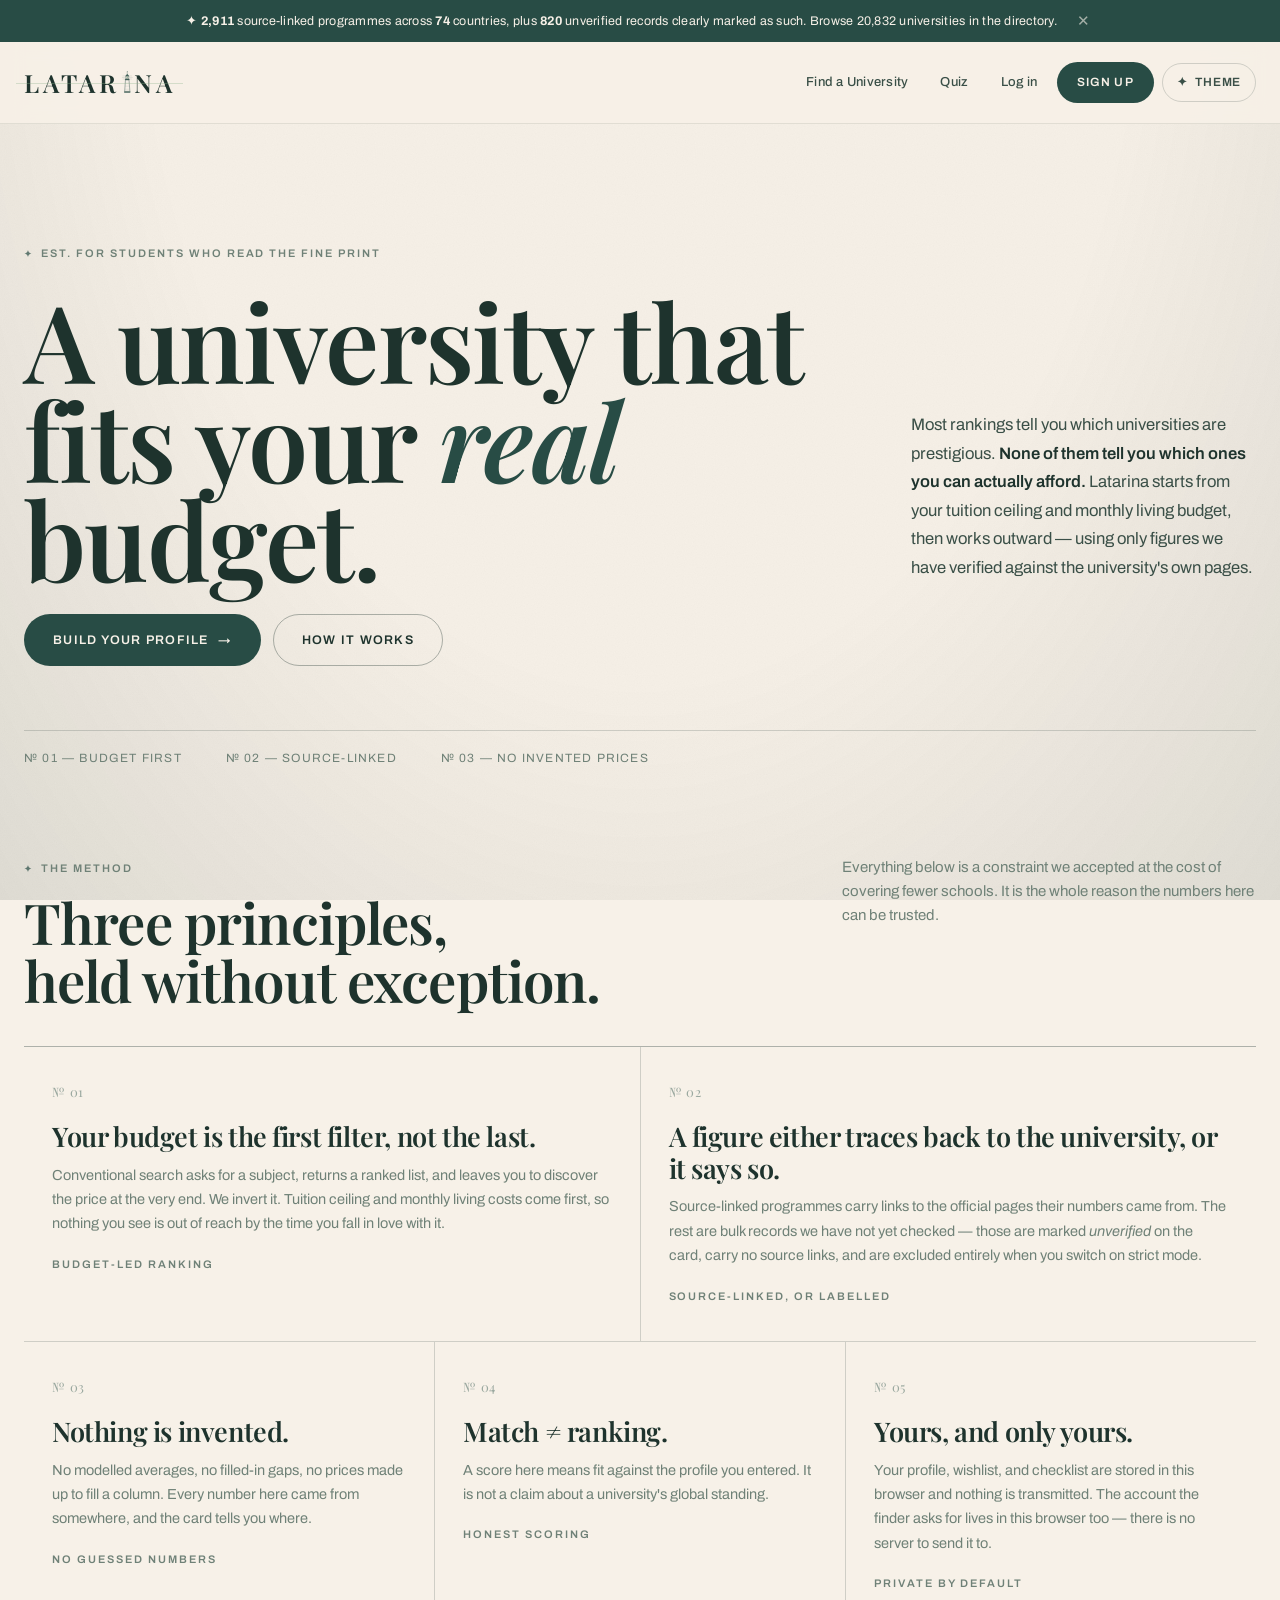
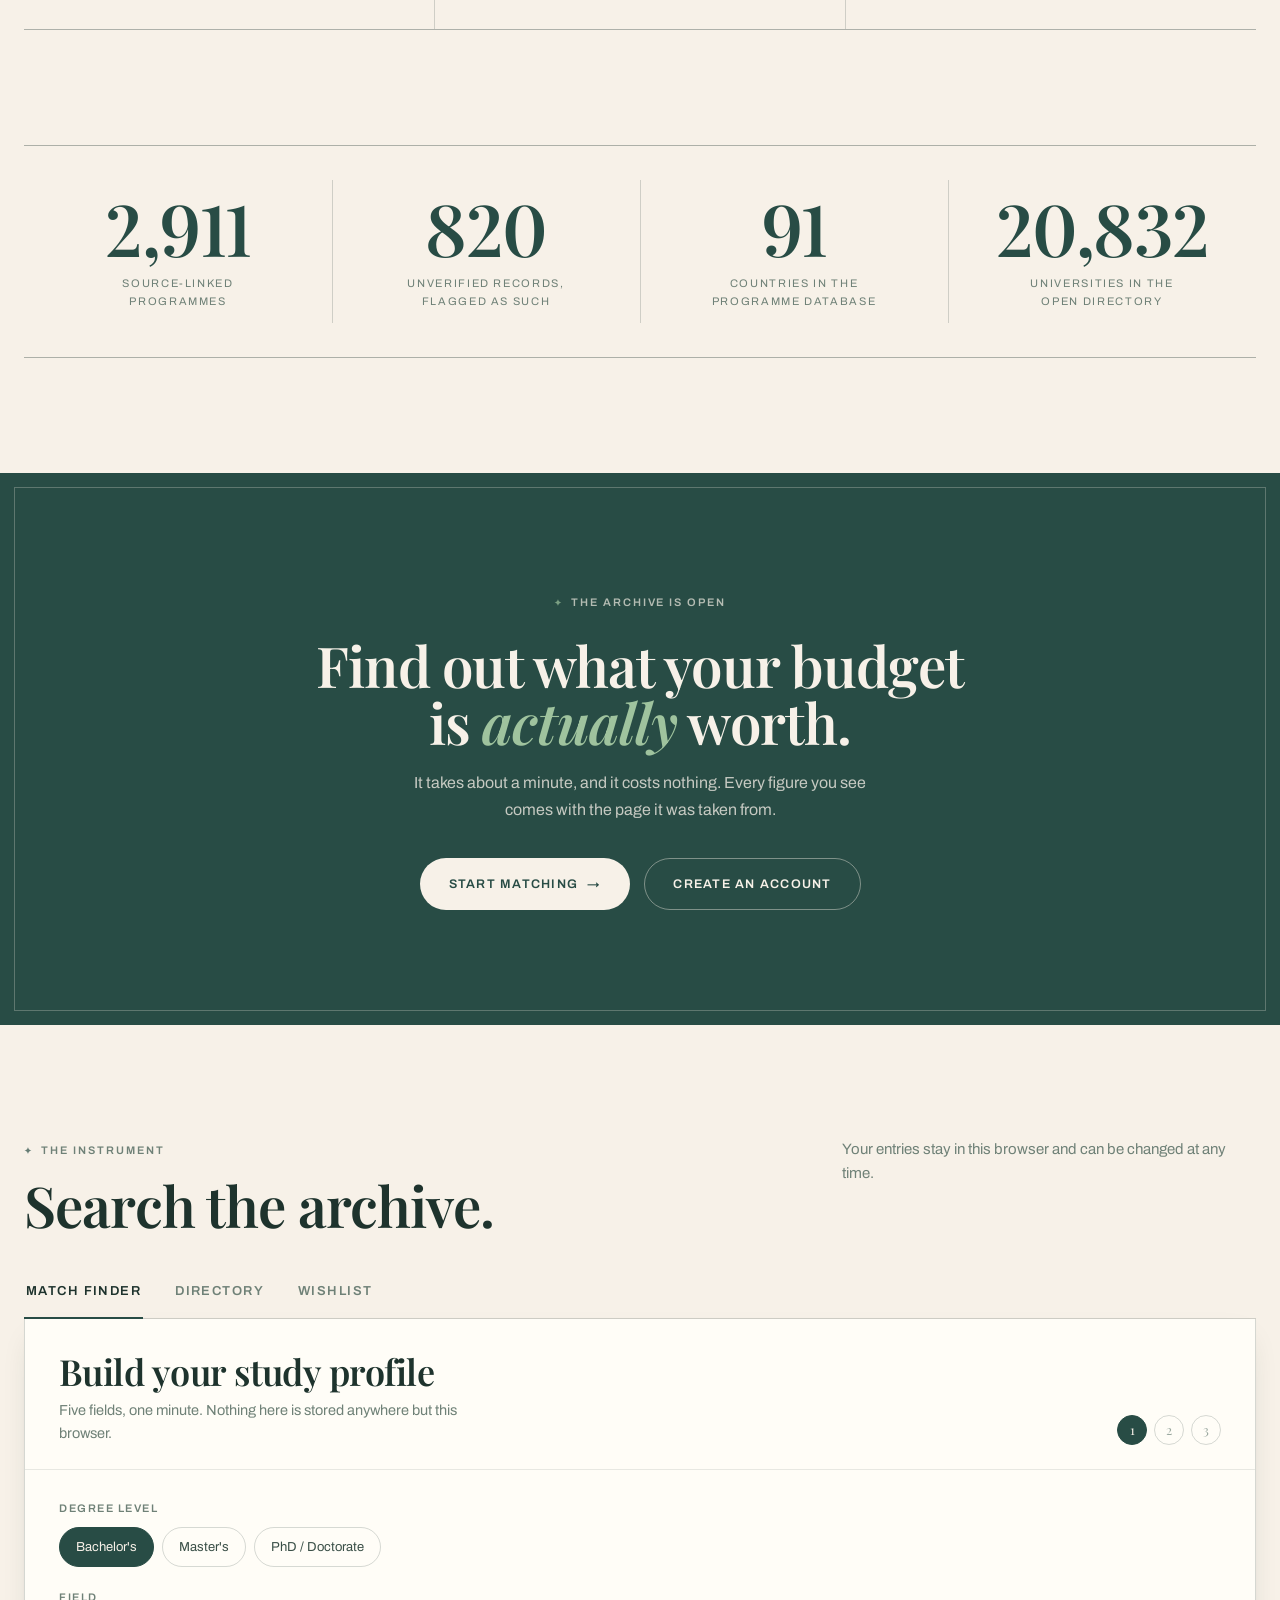
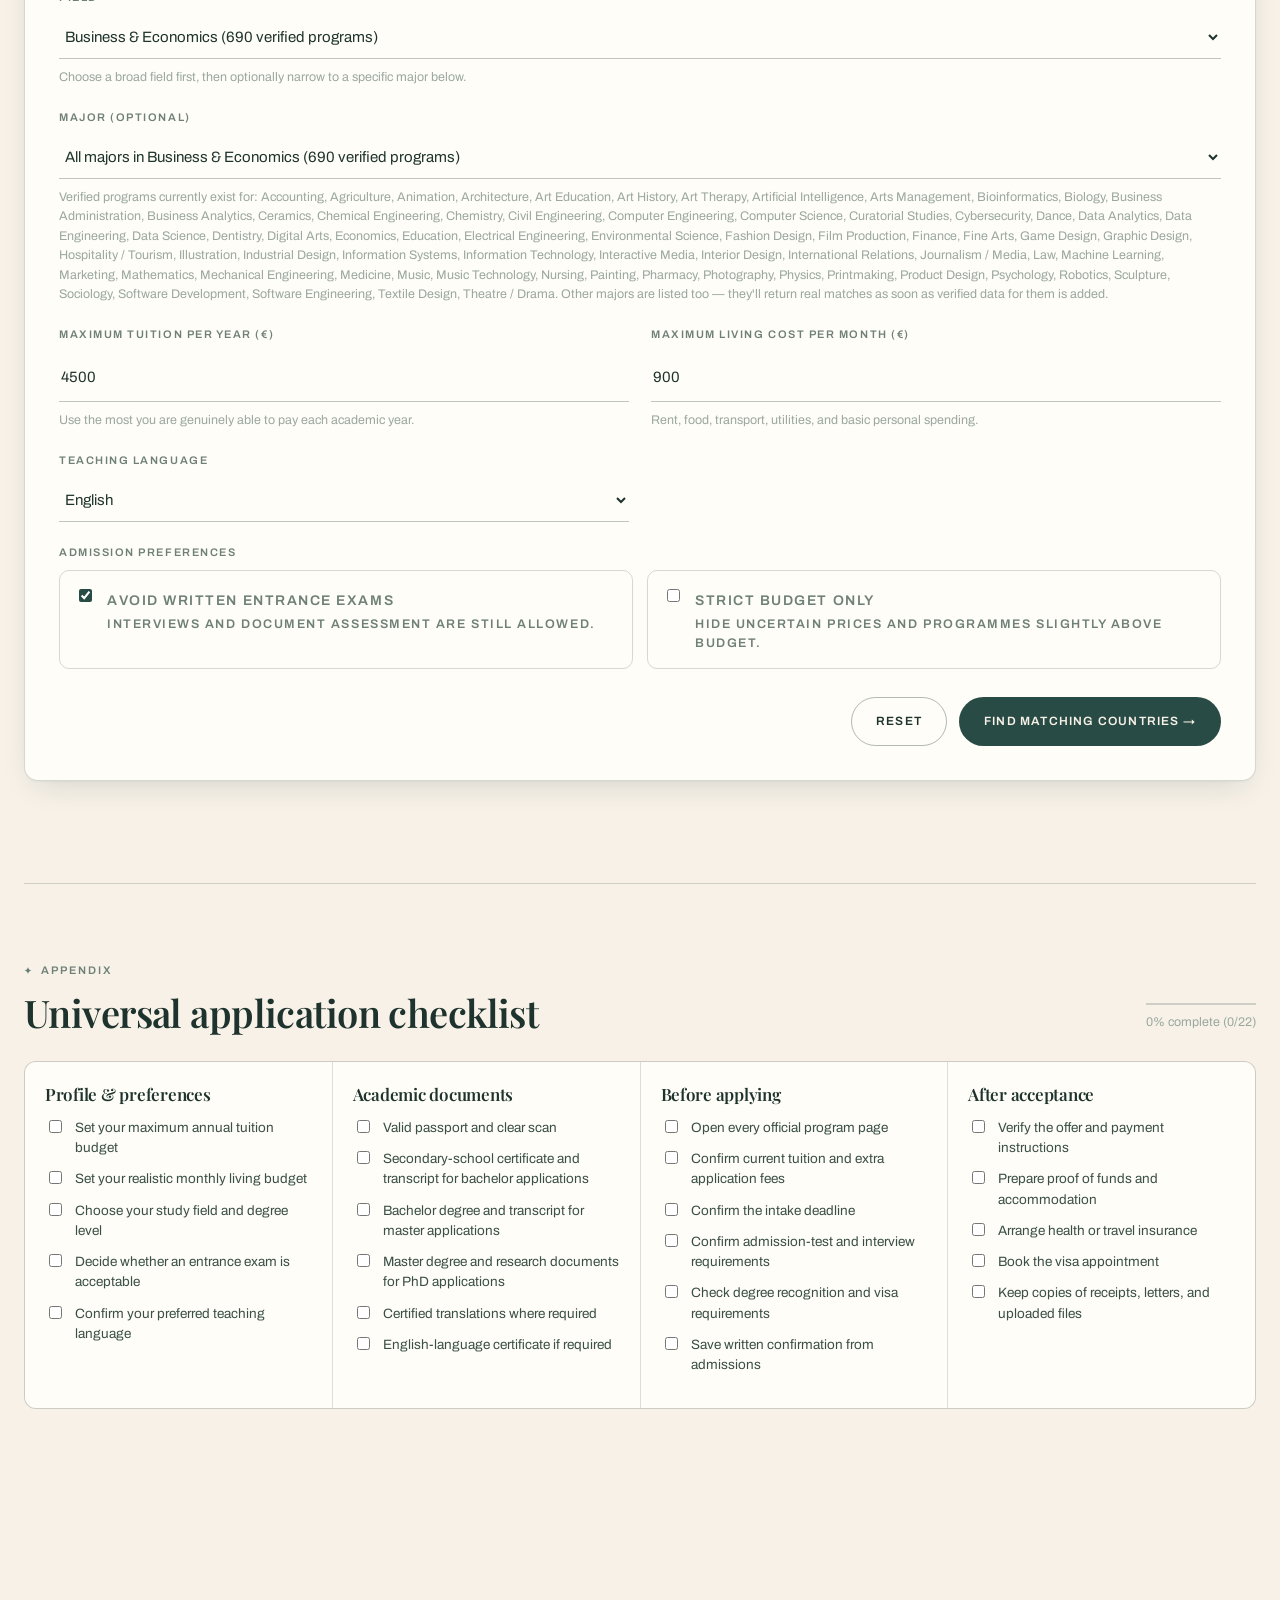
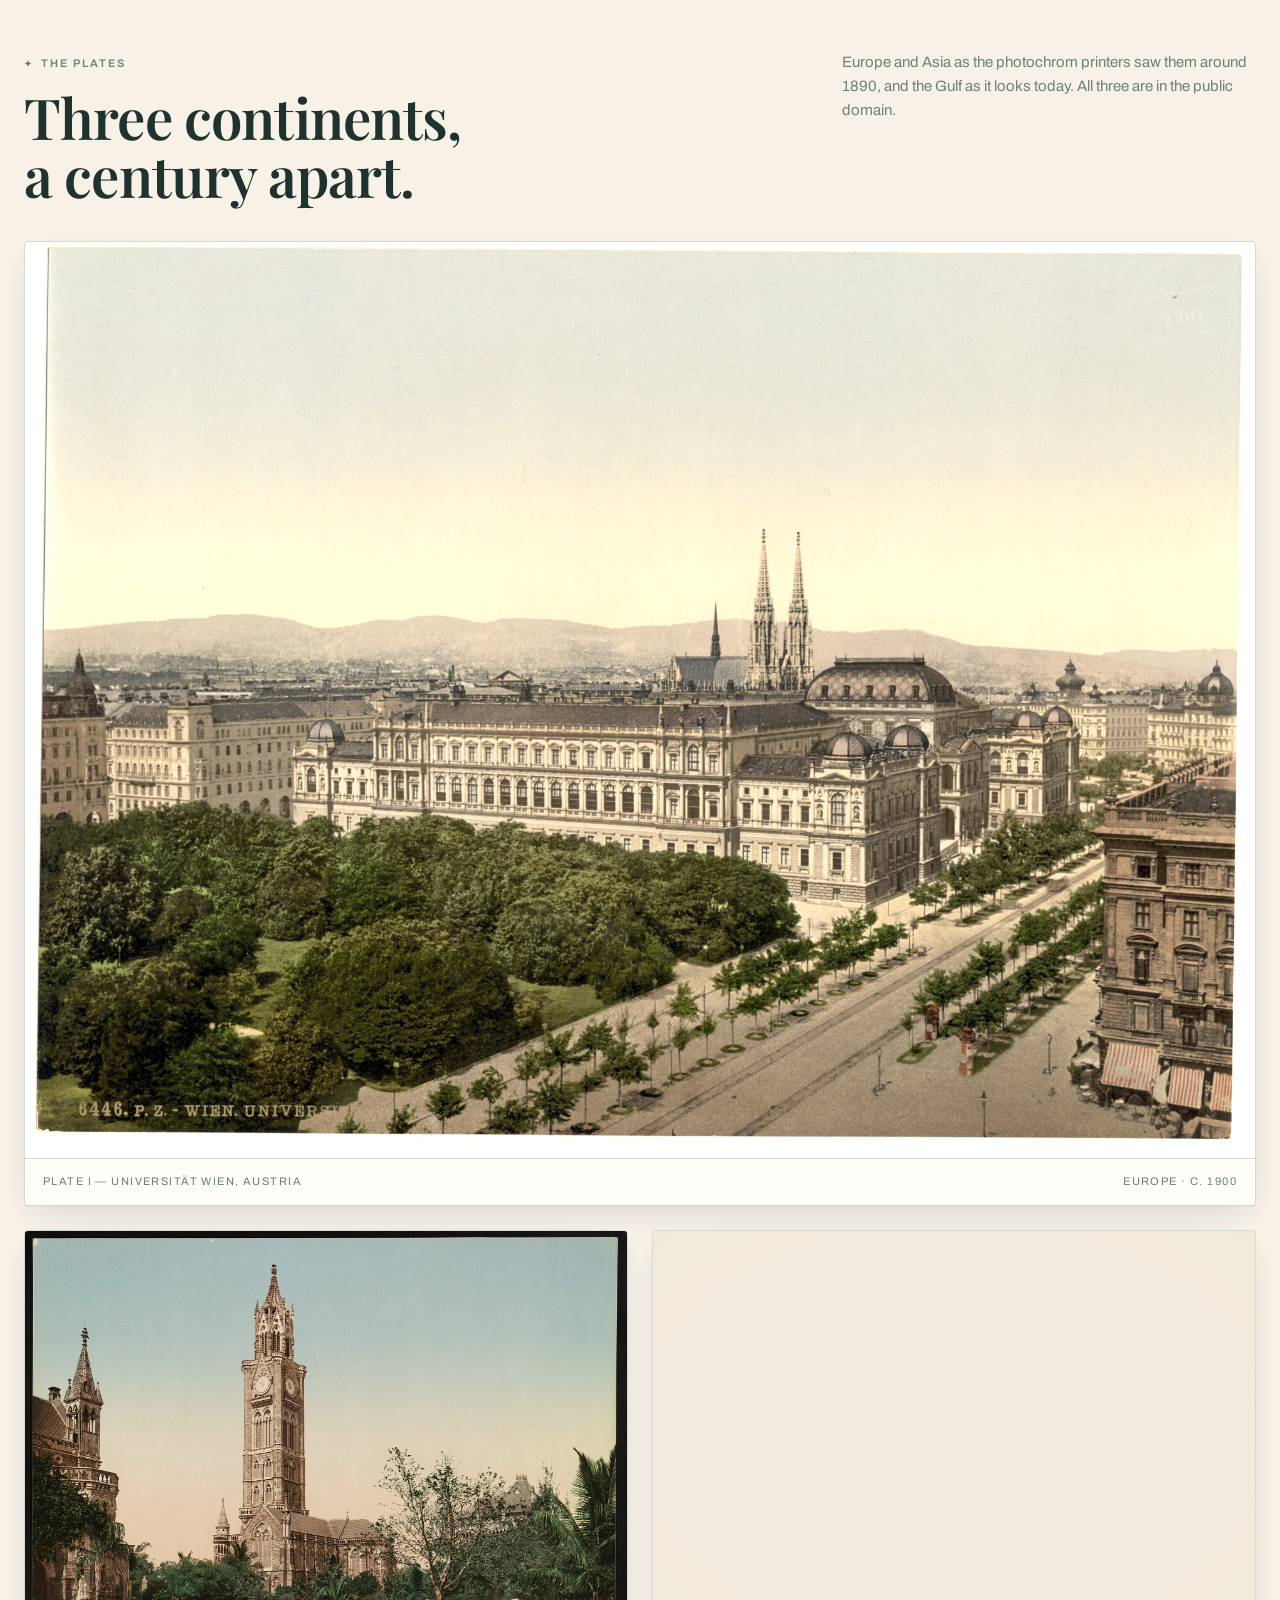
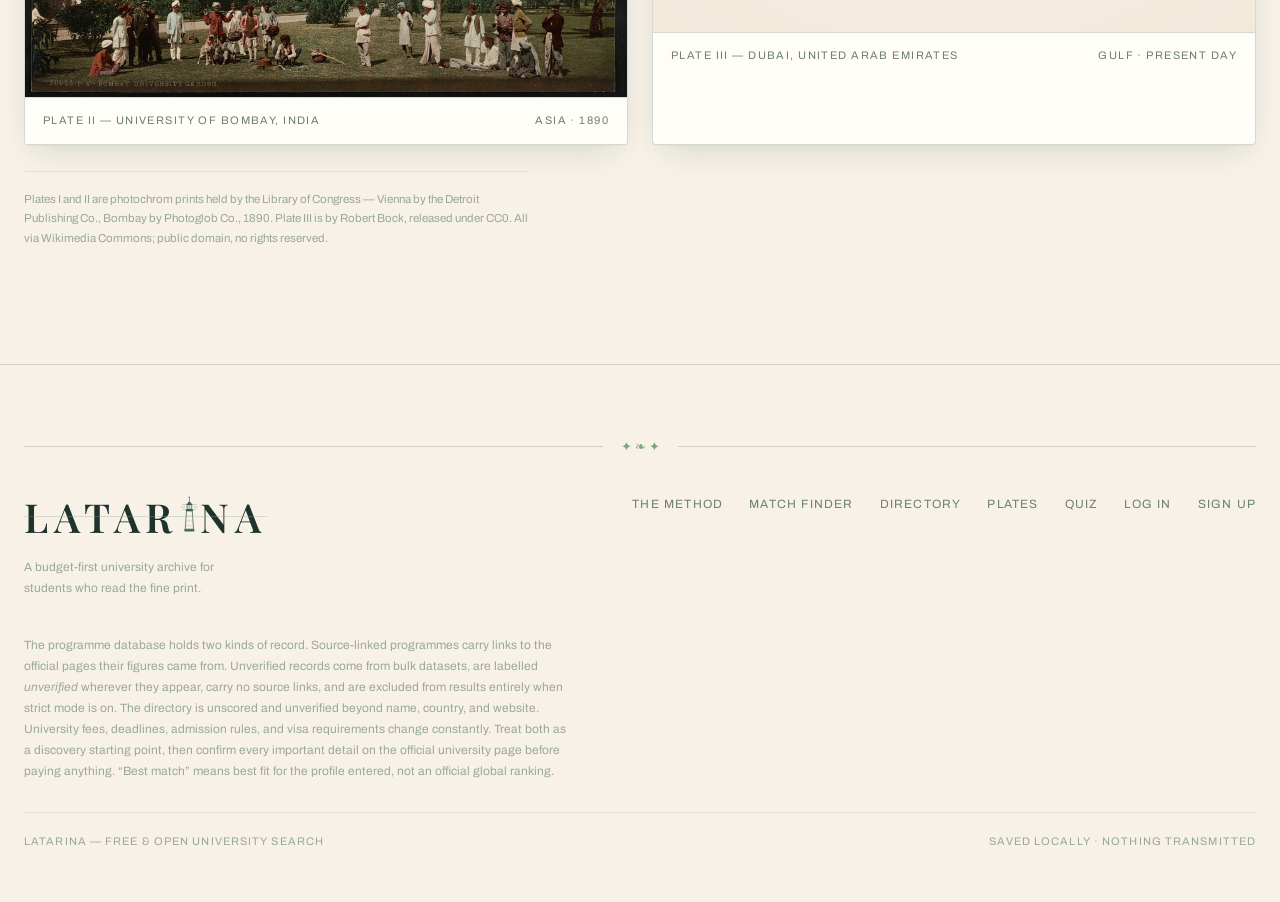
<file: index.html>
<!doctype html>
<html lang="en">
<head>
<meta charset="utf-8">
<meta name="viewport" content="width=device-width, initial-scale=1">
<meta name="description" content="Find universities by tuition budget, monthly living budget, subject, and degree level — or browse an open directory of 20,000+ universities.">
<title>Latarina — University Finder</title>
<script>
(function(){
  try{
    var saved=localStorage.getItem('unimatchTheme');
    var theme=saved||(window.matchMedia && window.matchMedia('(prefers-color-scheme: dark)').matches?'dark':'light');
    document.documentElement.setAttribute('data-theme', theme);
  }catch(e){}
  if(window.matchMedia && window.matchMedia('(prefers-reduced-motion: reduce)').matches){
    document.documentElement.classList.add('no-motion');
  }
})();
</script>
<link rel="icon" href="favicon.svg" type="image/svg+xml">
<link rel="preconnect" href="https://fonts.googleapis.com">
<link rel="preconnect" href="https://fonts.gstatic.com" crossorigin>
<link rel="stylesheet" href="https://fonts.googleapis.com/css2?family=Playfair+Display:ital,wght@0,500;0,600;0,700;0,800;1,500;1,600;1,700&family=Archivo:wght@400;500;600;700&display=swap">
<link rel="stylesheet" href="styles.css">
</head>
<body>

<div class="top-banner" id="topBanner">
  <span id="topBannerText">✦ Loading current coverage…</span>
  <button type="button" id="topBannerClose" aria-label="Dismiss banner">✕</button>
</div>

<button type="button" id="backToTop" class="back-to-top hidden" aria-label="Back to top">↑</button>

<div class="nav-wrap">
  <div class="shell">
    <nav>
      <a class="brand" href="index.html" aria-label="Latarina, home"><span class="brand-text">LATAR</span><span class="brand-mark" aria-hidden="true"><svg viewBox="0 0 44 100" focusable="false"><g class="beam" fill="none" stroke="currentColor" stroke-width="1.7" stroke-linecap="round"><path d="M12 25 H4 M12 31.5 H1 M12 38 H4"/><path d="M32 25 H40 M32 31.5 H43 M32 38 H40"/></g><circle cx="22" cy="6" r="2" fill="currentColor" opacity=".8"/><path d="M22 8.5 V16" fill="none" stroke="currentColor" stroke-width="1.5"/><path d="M13 26 L22 16 L31 26 Z" fill="currentColor" opacity=".85"/><path d="M16 26 H28 V37 H16 Z" fill="none" stroke="currentColor" stroke-width="1.6"/><circle class="lamp" cx="22" cy="31.5" r="2.6" fill="currentColor"/><path d="M11.5 42 L14 37 H30 L32.5 42 Z" fill="currentColor" opacity=".85"/><path d="M14.5 42 L11 90 H33 L29.5 42 Z" fill="none" stroke="currentColor" stroke-width="1.7"/><path d="M13.6 55 H30.4 M12.9 68 H31.1 M12.2 81 H31.8" fill="none" stroke="currentColor" stroke-width="1.2" opacity=".3"/><path d="M8 90 H36 L34.5 96 H9.5 Z" fill="currentColor" opacity=".85"/></svg></span><span class="brand-text">NA</span></a>
      <div class="nav-right">
        <a class="nav-link" href="#tool">Find a University</a>
        <a class="nav-link" href="quiz.html">Quiz</a>
        <a class="nav-link" href="login.html" data-when-signed-out>Log in</a>
        <a class="nav-cta" href="signup.html" data-when-signed-out>Sign up</a>
        <span class="nav-account hidden" data-when-signed-in><span id="accountName"></span><button type="button" class="nav-signout" id="signOutBtn">Sign out</button></span>
        <div class="settings-wrap">
          <button class="theme-toggle" id="settingsToggle" type="button" aria-label="Open settings" aria-expanded="false"><span aria-hidden="true">✦</span><span>Theme</span></button>
          <div class="settings-panel hidden" id="settingsPanel">
            <div class="settings-title">Appearance</div>
            <div class="theme-options">
              <button type="button" class="theme-option" data-theme-choice="light"><span class="theme-swatch swatch-light"></span>Light</button>
              <button type="button" class="theme-option" data-theme-choice="dark"><span class="theme-swatch swatch-dark"></span>Dark</button>
            </div>
          </div>
        </div>
      </div>
    </nav>
  </div>
</div>

<!-- ── 1. Hero ─────────────────────────────────────────────── -->
<header class="hero">
  <div class="shell">
    <div class="hero-grid">
      <div class="reveal">
        <span class="label">Est. for students who read the fine print</span>
        <h1>A university that fits your <em>real</em> budget.</h1>
      </div>
      <p class="hero-lede reveal">
        Most rankings tell you which universities are prestigious. <strong>None of them tell you which ones you can actually afford.</strong>
        Latarina starts from your tuition ceiling and monthly living budget, then works outward — using only figures we have verified against the university's own pages.
      </p>
    </div>
    <div class="hero-actions reveal">
      <a class="btn btn-primary" href="#tool">Build your profile <span class="arrow">→</span></a>
      <a class="btn btn-ghost" href="#dossier">How it works</a>
    </div>
    <div class="hero-meta reveal">
      <span>№ 01 — Budget first</span>
      <span>№ 02 — Source-linked</span>
      <span>№ 03 — No invented prices</span>
    </div>
  </div>
</header>

<!-- ── 2. The Method ──────────────────────────────────────── -->
<section class="section" id="dossier" style="padding-top:0">
  <div class="shell">
    <div class="section-head reveal">
      <div>
        <span class="label">The Method</span>
        <h2 style="margin-top:14px">Three principles, <br>held without exception.</h2>
      </div>
      <p>Everything below is a constraint we accepted at the cost of covering fewer schools. It is the whole reason the numbers here can be trusted.</p>
    </div>
    <div class="editorial reveal">
      <article class="ed-item wide">
        <span class="ed-num">№ 01</span>
        <h3>Your budget is the first filter, not the last.</h3>
        <p>Conventional search asks for a subject, returns a ranked list, and leaves you to discover the price at the very end. We invert it. Tuition ceiling and monthly living costs come first, so nothing you see is out of reach by the time you fall in love with it.</p>
        <span class="label plain">Budget-led ranking</span>
      </article>
      <article class="ed-item wide">
        <span class="ed-num">№ 02</span>
        <h3>A figure either traces back to the university, or it says so.</h3>
        <p>Source-linked programmes carry links to the official pages their numbers came from. The rest are bulk records we have not yet checked — those are marked <em>unverified</em> on the card, carry no source links, and are excluded entirely when you switch on strict mode.</p>
        <span class="label plain">Source-linked, or labelled</span>
      </article>
      <article class="ed-item">
        <span class="ed-num">№ 03</span>
        <h3>Nothing is invented.</h3>
        <p>No modelled averages, no filled-in gaps, no prices made up to fill a column. Every number here came from somewhere, and the card tells you where.</p>
        <span class="label plain">No guessed numbers</span>
      </article>
      <article class="ed-item">
        <span class="ed-num">№ 04</span>
        <h3>Match ≠ ranking.</h3>
        <p>A score here means fit against the profile you entered. It is not a claim about a university's global standing.</p>
        <span class="label plain">Honest scoring</span>
      </article>
      <article class="ed-item">
        <span class="ed-num">№ 05</span>
        <h3>Yours, and only yours.</h3>
        <p>Your profile, wishlist, and checklist are stored in this browser and nothing is transmitted. The account the finder asks for lives in this browser too — there is no server to send it to.</p>
        <span class="label plain">Private by default</span>
      </article>
    </div>
  </div>
</section>

<!-- ── 3. Statistics ──────────────────────────────────────── -->
<section class="shell" style="padding-bottom:clamp(72px,9vw,120px)">
  <div class="figures reveal">
    <div class="figures-row">
      <div class="figure"><b id="programStat">—</b><span>Source-linked<br>programmes</span></div>
      <div class="figure"><b id="unverifiedStat">—</b><span>Unverified records,<br>flagged as such</span></div>
      <div class="figure"><b id="countryStat">—</b><span>Countries in the<br>programme database</span></div>
      <div class="figure"><b id="directoryStat">—</b><span>Universities in the<br>open directory</span></div>
    </div>
  </div>
</section>

<!-- ── 4. CTA ─────────────────────────────────────────────── -->
<section class="cta">
  <div class="shell">
    <div class="cta-inner reveal">
      <span class="label">The archive is open</span>
      <h2>Find out what your budget <br>is <em>actually</em> worth.</h2>
      <p>It takes about a minute, and it costs nothing. Every figure you see comes with the page it was taken from.</p>
      <div class="cta-actions">
        <a class="btn btn-primary" href="#tool">Start matching <span class="arrow">→</span></a>
        <a class="btn btn-ghost" href="signup.html">Create an account</a>
      </div>
    </div>
  </div>
</section>

<!-- ── 5. The Instrument + Appendix ───────────────────────── -->
<section class="tool" id="tool">
<div class="shell">

  <div class="section-head" style="margin-bottom:0">
    <div>
      <span class="label">The Instrument</span>
      <h2 style="margin-top:14px">Search the archive.</h2>
    </div>
    <p>Your entries stay in this browser and can be changed at any time.</p>
  </div>

  <div class="tabbar">
    <button class="tabbtn active" id="tabBtnFinder">Match Finder</button>
    <button class="tabbtn" id="tabBtnDirectory">Directory</button>
    <button class="tabbtn" id="tabBtnWishlist">Wishlist<span class="wishlist-count" id="wishlistCount"></span></button>
  </div>

  <div class="tabpanel active" id="tabFinder">
  <section class="finder" id="finder">
    <div class="finder-head">
      <div><h2>Build your study profile</h2><p>Five fields, one minute. Nothing here is stored anywhere but this browser.</p></div>
      <div class="steps"><span class="step active" id="step1">1</span><span class="step" id="step2">2</span><span class="step" id="step3">3</span></div>
    </div>

    <form id="profileForm" class="form-grid">
      <div class="field full"><label>Degree level</label><div class="subjects" id="levelChips"></div></div>
      <div class="field full"><label for="fieldSelect">Field</label><select id="fieldSelect"></select><div class="hint">Choose a broad field first, then optionally narrow to a specific major below.</div></div>
      <div class="field full"><label for="majorSelect">Major (optional)</label><select id="majorSelect"></select><div class="hint" id="subjectHint">Loading current coverage…</div></div>
      <div class="field"><label for="tuition">Maximum tuition per year (€)</label><input id="tuition" type="number" min="0" step="100" value="4500" required><div class="hint">Use the most you are genuinely able to pay each academic year.</div></div>
      <div class="field"><label for="living">Maximum living cost per month (€)</label><input id="living" type="number" min="0" step="50" value="900" required><div class="hint">Rent, food, transport, utilities, and basic personal spending.</div></div>
      <div class="field"><label for="language">Teaching language</label><select id="language"><option value="English">English</option><option value="Any">Any language</option></select></div>
      <div class="field full"><label>Admission preferences</label><div class="toggles">
        <label class="toggle"><input id="noExam" type="checkbox" checked><span><b>Avoid written entrance exams</b><span>Interviews and document assessment are still allowed.</span></span></label>
        <label class="toggle"><input id="strictBudget" type="checkbox"><span><b>Strict budget only</b><span>Hide uncertain prices and programmes slightly above budget.</span></span></label>
      </div></div>
      <div class="form-actions"><button type="button" class="secondary" id="resetProfile">Reset</button><button class="primary" type="submit">Find matching countries →</button></div>
    </form>

    <section class="results hidden" id="countryResults">
      <div class="results-top"><div><h2>Countries matching your profile</h2><p id="resultSummary"></p></div><button class="secondary" id="editProfile">Edit profile</button></div>
      <div class="summary-strip" id="profileSummary"></div>
      <div class="country-grid" id="countryGrid"></div>
    </section>

    <section class="university-view hidden" id="universityView">
      <button class="secondary back" id="backCountries">← Back to countries</button>
      <div class="country-head"><div><h2 id="countryTitle"></h2><p id="countrySummary"></p></div><div class="sort-note">By match score, then affordability</div></div>
      <div class="uni-list" id="universityList"></div>
    </section>
  </section>
  </div>

  <div class="tabpanel" id="tabDirectory">
  <section class="directory">
    <div class="finder-head">
      <div><h2>The open directory</h2><p>A raw, searchable index — not scored or ranked, just names and official sites.</p></div>
    </div>
    <div class="callout"><b>What this is:</b> an open worldwide university dataset — school name, country, and official website only. It does <b>not</b> include tuition, living costs, majors, or degree levels, so it cannot be filtered by budget. Use it to discover schools by country or name, then check figures directly on each site.</div>
    <div class="dir-controls">
      <div class="field"><label for="dirSearch">Search by name</label><input id="dirSearch" placeholder="e.g. Warsaw, Technical, State University…"></div>
      <div class="field"><label for="dirCountry">Filter by country</label><select id="dirCountry"><option value="">All countries</option></select></div>
    </div>
    <div class="dir-meta" id="dirMeta"></div>
    <div class="dir-grid" id="dirGrid"></div>
    <div class="dir-pager">
      <button id="dirPrev">← Prev</button>
      <span id="dirPageLabel"></span>
      <button id="dirNext">Next →</button>
    </div>
  </section>
  </div>

  <div class="tabpanel" id="tabWishlist">
  <section class="directory">
    <div class="finder-head">
      <div><h2>Your wishlist</h2><p>Saved programmes and universities — stored only in this browser, never shared anywhere.</p></div>
    </div>
    <div class="empty hidden" id="wishlistEmpty" style="margin:24px 34px">Nothing saved yet. Use the ♡ button on any programme in Match Finder, or any listing in the Directory, to keep it here.</div>
    <div class="uni-list" id="wishlistPrograms" style="padding:10px 34px"></div>
    <div class="dir-grid" id="wishlistUniversities" style="padding:10px 34px 34px"></div>
  </section>
  </div>

  <section class="checklist">
    <div class="check-head">
      <div><span class="label">Appendix</span><h2 style="margin-top:12px">Universal application checklist</h2></div>
      <div><div class="progress"><div id="progressFill"></div></div><div class="hint" id="progressText" style="text-align:right;margin-top:8px">0% complete</div></div>
    </div>
    <div class="check-grid" id="checkGrid"></div>
  </section>

</div>
</section>

<!-- ── 6. The Plates ─────────────────────────────────────── -->
<section class="section plates" id="plates">
  <div class="shell">
    <div class="section-head reveal">
      <div>
        <span class="label">The Plates</span>
        <h2 style="margin-top:14px">Three continents, <br>a century apart.</h2>
      </div>
      <p>Europe and Asia as the photochrom printers saw them around 1890, and the Gulf as it looks today. All three are in the public domain.</p>
    </div>

    <div class="plate-grid reveal">
      <figure class="plate plate-wide">
        <div class="stamp"><span>Source-linked</span><b id="stampStat">2,219</b><span>Programmes</span></div>
        <div class="plate-img">
          <img src="images/plate-vienna.jpg" alt="Photochrom print of the University of Vienna and the surrounding Ringstrasse, around 1900" loading="lazy" decoding="async" width="1920" height="1430">
        </div>
        <figcaption class="plate-caption"><span>Plate I — Universität Wien, Austria</span><span>Europe · c. 1900</span></figcaption>
      </figure>

      <figure class="plate">
        <div class="plate-img">
          <img src="images/plate-bombay.jpg" alt="Photochrom print of the University of Bombay gardens with the Rajabai Clock Tower and people gathered on the lawn, 1890" loading="lazy" decoding="async" width="1920" height="1487">
        </div>
        <figcaption class="plate-caption"><span>Plate II — University of Bombay, India</span><span>Asia · 1890</span></figcaption>
      </figure>

      <figure class="plate">
        <div class="plate-img plate-modern">
          <img src="images/plate-dubai.jpg" alt="The Dubai skyline at night reflected in the water, with the Burj Khalifa at the centre" loading="lazy" decoding="async" width="1920" height="1280">
        </div>
        <figcaption class="plate-caption"><span>Plate III — Dubai, United Arab Emirates</span><span>Gulf · present day</span></figcaption>
      </figure>
    </div>

    <p class="plate-credit reveal">
      Plates I and II are photochrom prints held by the Library of Congress — Vienna by the Detroit Publishing Co., Bombay by Photoglob Co., 1890. Plate III is by Robert Bock, released under CC0. All via Wikimedia Commons; public domain, no rights reserved.
    </p>
  </div>
</section>

<!-- ── 7. Footer ─────────────────────────────────────────── -->
<footer>
  <div class="shell">
    <div class="ornament" style="margin-bottom:38px"><span></span><em>✦ ❧ ✦</em><span></span></div>
    <div class="foot-top">
      <div>
        <div class="foot-brand brand brand-full" role="img" aria-label="Latarina"><span class="brand-text">LATAR</span><span class="brand-mark" aria-hidden="true"><svg viewBox="0 0 44 100" focusable="false"><g class="beam" fill="none" stroke="currentColor" stroke-width="1.7" stroke-linecap="round"><path d="M12 25 H4 M12 31.5 H1 M12 38 H4"/><path d="M32 25 H40 M32 31.5 H43 M32 38 H40"/></g><circle cx="22" cy="6" r="2" fill="currentColor" opacity=".8"/><path d="M22 8.5 V16" fill="none" stroke="currentColor" stroke-width="1.5"/><path d="M13 26 L22 16 L31 26 Z" fill="currentColor" opacity=".85"/><path d="M16 26 H28 V37 H16 Z" fill="none" stroke="currentColor" stroke-width="1.6"/><circle class="lamp" cx="22" cy="31.5" r="2.6" fill="currentColor"/><path d="M11.5 42 L14 37 H30 L32.5 42 Z" fill="currentColor" opacity=".85"/><path d="M14.5 42 L11 90 H33 L29.5 42 Z" fill="none" stroke="currentColor" stroke-width="1.7"/><path d="M13.6 55 H30.4 M12.9 68 H31.1 M12.2 81 H31.8" fill="none" stroke="currentColor" stroke-width="1.2" opacity=".3"/><path d="M8 90 H36 L34.5 96 H9.5 Z" fill="currentColor" opacity=".85"/></svg></span><span class="brand-text">NA</span></div>
        <p class="foot-note" style="margin-top:10px;max-width:34ch">A budget-first university archive for students who read the fine print.</p>
      </div>
      <div class="foot-links">
        <a href="#dossier">The Method</a>
        <a href="#tool">Match Finder</a>
        <a href="#tool">Directory</a>
        <a href="#plates">Plates</a>
        <a href="quiz.html">Quiz</a>
        <a href="login.html">Log in</a>
        <a href="signup.html">Sign up</a>
      </div>
    </div>
    <p class="foot-note">The programme database holds two kinds of record. Source-linked programmes carry links to the official pages their figures came from. Unverified records come from bulk datasets, are labelled <em>unverified</em> wherever they appear, carry no source links, and are excluded from results entirely when strict mode is on. The directory is unscored and unverified beyond name, country, and website. University fees, deadlines, admission rules, and visa requirements change constantly. Treat both as a discovery starting point, then confirm every important detail on the official university page before paying anything. “Best match” means best fit for the profile entered, not an official global ranking.</p>
    <div class="foot-bottom">
      <span>Latarina — Free &amp; open university search</span>
      <span>Saved locally · Nothing transmitted</span>
    </div>
  </div>
</footer>

<script src="verified-data.js"></script>
<script src="account.js"></script>
<script src="directory-meta.js"></script>
<script src="directory-loader.js"></script>
<script src="app.js"></script>
<script src="theme.js"></script>
</body>
</html>
</file>
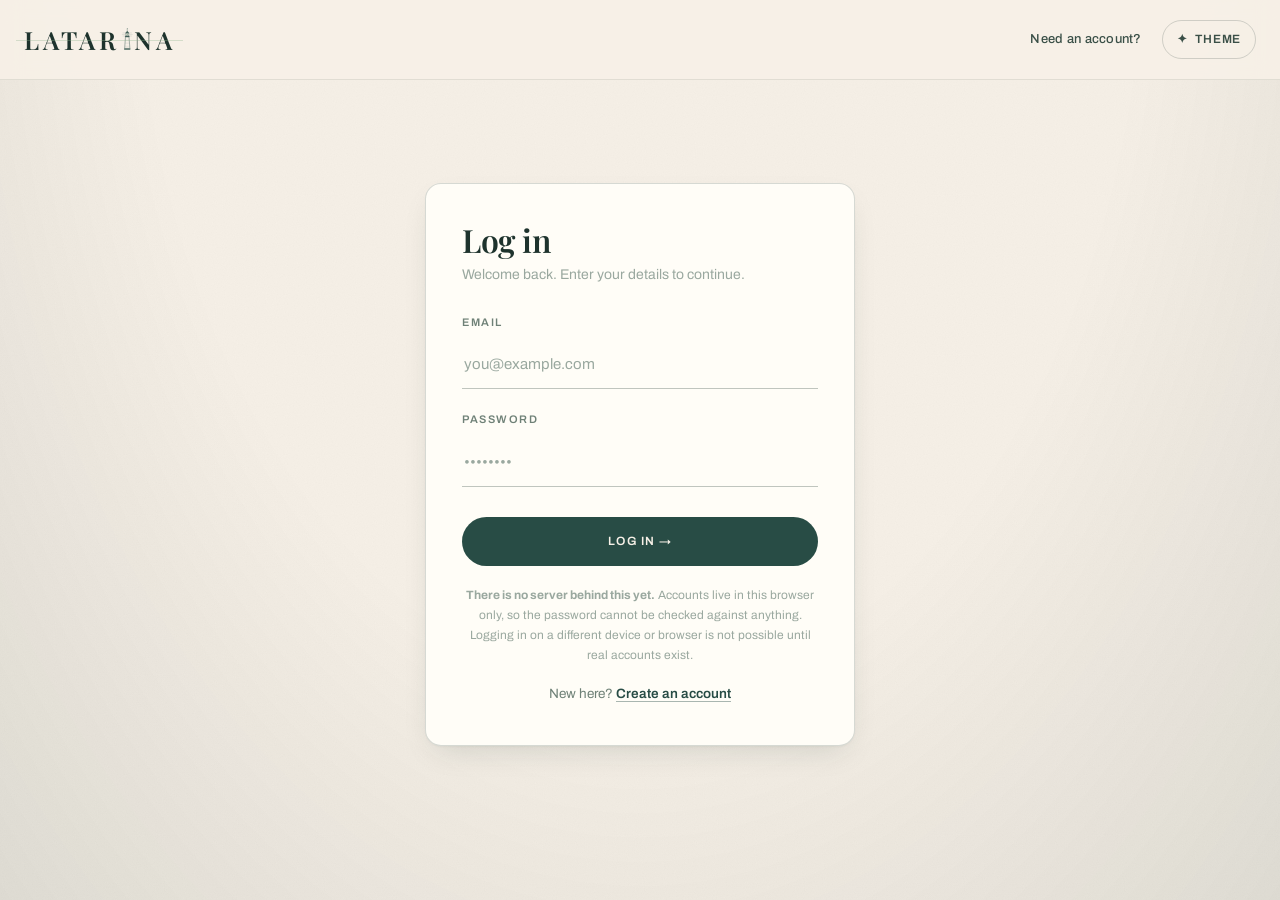
<file: login.html>
<!doctype html>
<html lang="en">
<head>
<meta charset="utf-8">
<meta name="viewport" content="width=device-width, initial-scale=1">
<title>Log in — Latarina</title>
<script>
(function(){
  try{
    var saved=localStorage.getItem('unimatchTheme');
    var theme=saved||(window.matchMedia && window.matchMedia('(prefers-color-scheme: dark)').matches?'dark':'light');
    document.documentElement.setAttribute('data-theme', theme);
  }catch(e){}
})();
</script>
<link rel="icon" href="favicon.svg" type="image/svg+xml">
<link rel="preconnect" href="https://fonts.googleapis.com">
<link rel="preconnect" href="https://fonts.gstatic.com" crossorigin>
<link rel="stylesheet" href="https://fonts.googleapis.com/css2?family=Playfair+Display:ital,wght@0,500;0,600;0,700;0,800;1,500;1,600;1,700&family=Archivo:wght@400;500;600;700&display=swap">
<link rel="stylesheet" href="styles.css">
</head>
<body>
<div class="nav-wrap"><div class="shell">
<nav><a class="brand" href="index.html" aria-label="Latarina, home"><span class="brand-text">LATAR</span><span class="brand-mark" aria-hidden="true"><svg viewBox="0 0 44 100" focusable="false"><g class="beam" fill="none" stroke="currentColor" stroke-width="1.7" stroke-linecap="round"><path d="M12 25 H4 M12 31.5 H1 M12 38 H4"/><path d="M32 25 H40 M32 31.5 H43 M32 38 H40"/></g><circle cx="22" cy="6" r="2" fill="currentColor" opacity=".8"/><path d="M22 8.5 V16" fill="none" stroke="currentColor" stroke-width="1.5"/><path d="M13 26 L22 16 L31 26 Z" fill="currentColor" opacity=".85"/><path d="M16 26 H28 V37 H16 Z" fill="none" stroke="currentColor" stroke-width="1.6"/><circle class="lamp" cx="22" cy="31.5" r="2.6" fill="currentColor"/><path d="M11.5 42 L14 37 H30 L32.5 42 Z" fill="currentColor" opacity=".85"/><path d="M14.5 42 L11 90 H33 L29.5 42 Z" fill="none" stroke="currentColor" stroke-width="1.7"/><path d="M13.6 55 H30.4 M12.9 68 H31.1 M12.2 81 H31.8" fill="none" stroke="currentColor" stroke-width="1.2" opacity=".3"/><path d="M8 90 H36 L34.5 96 H9.5 Z" fill="currentColor" opacity=".85"/></svg></span><span class="brand-text">NA</span></a><div class="nav-right">
  <a class="nav-link" href="signup.html">Need an account?</a>
  <div class="settings-wrap">
    <button class="theme-toggle" id="settingsToggle" type="button" aria-label="Open settings" aria-expanded="false"><span aria-hidden="true">✦</span><span>Theme</span></button>
    <div class="settings-panel hidden" id="settingsPanel">
      <div class="settings-title">Appearance</div>
      <div class="theme-options">
        <button type="button" class="theme-option" data-theme-choice="light"><span class="theme-swatch swatch-light"></span>Light</button>
        <button type="button" class="theme-option" data-theme-choice="dark"><span class="theme-swatch swatch-dark"></span>Dark</button>
      </div>
    </div>
  </div>
</div></nav>
</div></div>
<div class="shell">

<section class="auth-wrap">
  <form class="auth-card" id="loginForm">
    <h2>Log in</h2>
    <p class="hint">Welcome back. Enter your details to continue.</p>
    <div class="field"><label for="loginEmail">Email</label><input id="loginEmail" type="email" autocomplete="email" required placeholder="you@example.com"></div>
    <div class="field"><label for="loginPassword">Password</label><input id="loginPassword" type="password" autocomplete="current-password" required placeholder="••••••••"></div>
    <button class="primary" type="submit">Log in →</button>
    <p class="auth-note" id="loginNote"><b>There is no server behind this yet.</b> Accounts live in this browser only, so the password cannot be checked against anything. Logging in on a different device or browser is not possible until real accounts exist.</p>
    <p class="auth-switch">New here? <a href="signup.html">Create an account</a></p>
  </form>
</section>
</div>
<script src="account.js"></script>
<script src="theme.js"></script>
<script>
document.getElementById('loginForm').addEventListener('submit', function(e){
  e.preventDefault();
  var email = document.getElementById('loginEmail').value.trim();
  var existing = getAccount();
  var note = document.getElementById('loginNote');
  if(existing && existing.email && existing.email.toLowerCase() === email.toLowerCase()){
    note.innerHTML = '<b>Welcome back.</b> Taking you to the finder…';
    setTimeout(function(){ location.href = 'index.html#tool'; }, 800);
    return;
  }
  if(existing){
    note.innerHTML = '<b>No account with that email in this browser.</b> The one saved here is <em>' +
      existing.email.replace(/[<>&]/g, '') + '</em>. Accounts do not sync between devices yet.';
    return;
  }
  note.innerHTML = '<b>No account exists in this browser yet.</b> <a href="signup.html">Create one</a> — it takes a moment.';
});
</script>
</body>
</html>
</file>
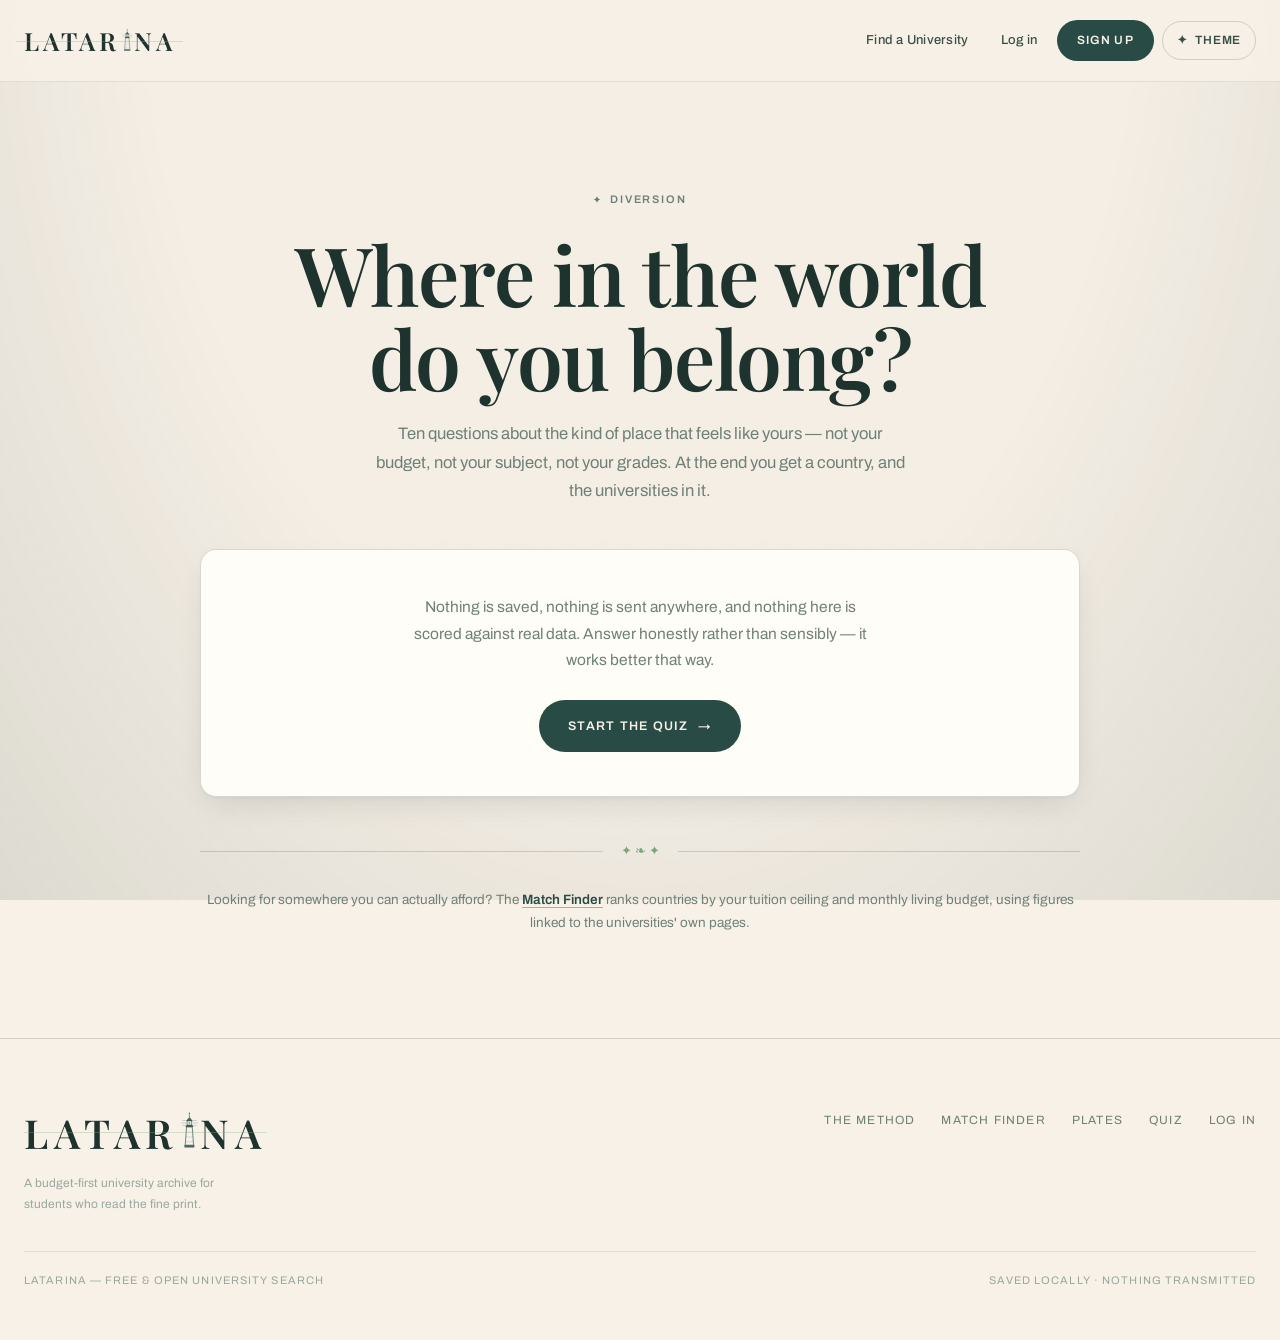
<file: quiz.html>
<!doctype html>
<html lang="en">
<head>
<meta charset="utf-8">
<meta name="viewport" content="width=device-width, initial-scale=1">
<meta name="description" content="A ten-question quiz that suggests the kind of country you'd feel at home studying in — then shows you the universities there.">
<title>Where in the World Do You Belong? — Latarina</title>
<script>
(function(){
  try{
    var saved=localStorage.getItem('unimatchTheme');
    var theme=saved||(window.matchMedia && window.matchMedia('(prefers-color-scheme: dark)').matches?'dark':'light');
    document.documentElement.setAttribute('data-theme', theme);
  }catch(e){}
  if(window.matchMedia && window.matchMedia('(prefers-reduced-motion: reduce)').matches){
    document.documentElement.classList.add('no-motion');
  }
})();
</script>
<link rel="icon" href="favicon.svg" type="image/svg+xml">
<link rel="preconnect" href="https://fonts.googleapis.com">
<link rel="preconnect" href="https://fonts.gstatic.com" crossorigin>
<link rel="stylesheet" href="https://fonts.googleapis.com/css2?family=Playfair+Display:ital,wght@0,500;0,600;0,700;0,800;1,500;1,600;1,700&family=Archivo:wght@400;500;600;700&display=swap">
<link rel="stylesheet" href="styles.css">
</head>
<body>

<button type="button" id="backToTop" class="back-to-top hidden" aria-label="Back to top">↑</button>

<div class="nav-wrap">
  <div class="shell">
    <nav>
      <a class="brand" href="index.html" aria-label="Latarina, home"><span class="brand-text">LATAR</span><span class="brand-mark" aria-hidden="true"><svg viewBox="0 0 44 100" focusable="false"><g class="beam" fill="none" stroke="currentColor" stroke-width="1.7" stroke-linecap="round"><path d="M12 25 H4 M12 31.5 H1 M12 38 H4"/><path d="M32 25 H40 M32 31.5 H43 M32 38 H40"/></g><circle cx="22" cy="6" r="2" fill="currentColor" opacity=".8"/><path d="M22 8.5 V16" fill="none" stroke="currentColor" stroke-width="1.5"/><path d="M13 26 L22 16 L31 26 Z" fill="currentColor" opacity=".85"/><path d="M16 26 H28 V37 H16 Z" fill="none" stroke="currentColor" stroke-width="1.6"/><circle class="lamp" cx="22" cy="31.5" r="2.6" fill="currentColor"/><path d="M11.5 42 L14 37 H30 L32.5 42 Z" fill="currentColor" opacity=".85"/><path d="M14.5 42 L11 90 H33 L29.5 42 Z" fill="none" stroke="currentColor" stroke-width="1.7"/><path d="M13.6 55 H30.4 M12.9 68 H31.1 M12.2 81 H31.8" fill="none" stroke="currentColor" stroke-width="1.2" opacity=".3"/><path d="M8 90 H36 L34.5 96 H9.5 Z" fill="currentColor" opacity=".85"/></svg></span><span class="brand-text">NA</span></a>
      <div class="nav-right">
        <a class="nav-link" href="index.html#tool">Find a University</a>
        <a class="nav-link" href="login.html" data-when-signed-out>Log in</a>
        <a class="nav-cta" href="signup.html" data-when-signed-out>Sign up</a>
        <span class="nav-account hidden" data-when-signed-in><span id="accountName"></span><button type="button" class="nav-signout" id="signOutBtn">Sign out</button></span>
        <div class="settings-wrap">
          <button class="theme-toggle" id="settingsToggle" type="button" aria-label="Open settings" aria-expanded="false"><span aria-hidden="true">✦</span><span>Theme</span></button>
          <div class="settings-panel hidden" id="settingsPanel">
            <div class="settings-title">Appearance</div>
            <div class="theme-options">
              <button type="button" class="theme-option" data-theme-choice="light"><span class="theme-swatch swatch-light"></span>Light</button>
              <button type="button" class="theme-option" data-theme-choice="dark"><span class="theme-swatch swatch-dark"></span>Dark</button>
            </div>
          </div>
        </div>
      </div>
    </nav>
  </div>
</div>

<header class="quiz-hero">
  <div class="shell-narrow">
    <span class="label">Diversion</span>
    <h1>Where in the world <br>do you belong?</h1>
    <p class="quiz-hero-lede">Ten questions about the kind of place that feels like yours — not your budget, not your subject, not your grades. At the end you get a country, and the universities in it.</p>
  </div>
</header>

<section class="quiz-section" id="quiz">
  <div class="shell-narrow">
    <div class="quiz-card">
      <div id="quizIntro" class="quiz-intro">
        <p>Nothing is saved, nothing is sent anywhere, and nothing here is scored against real data. Answer honestly rather than sensibly — it works better that way.</p>
        <button type="button" class="btn btn-primary" id="quizStart">Start the quiz <span class="arrow">&#8594;</span></button>
      </div>

      <div id="quizProgress" class="quiz-progress hidden">
        <div class="quiz-bar-track"><div class="quiz-bar" id="quizBar"></div></div>
        <span class="quiz-counter" id="quizCounter"></span>
      </div>

      <div id="quizStage" class="quiz-stage hidden">
        <h2 class="quiz-question" id="quizQuestion" tabindex="-1"></h2>
        <div class="quiz-options" id="quizOptions"></div>
        <button type="button" class="quiz-back hidden" id="quizBack">&#8592; Previous question</button>
      </div>

      <div id="quizResult" class="hidden"></div>
    </div>

    <div class="ornament quiz-ornament" aria-hidden="true"><span></span><em>✦ ❧ ✦</em><span></span></div>

    <p class="quiz-footnote">
      Looking for somewhere you can actually afford? The <a href="index.html#tool">Match Finder</a> ranks countries by your tuition ceiling and monthly living budget, using figures linked to the universities' own pages.
    </p>
  </div>
</section>

<footer>
  <div class="shell">
    <div class="foot-top">
      <div>
        <div class="foot-brand brand brand-full" role="img" aria-label="Latarina"><span class="brand-text">LATAR</span><span class="brand-mark" aria-hidden="true"><svg viewBox="0 0 44 100" focusable="false"><g class="beam" fill="none" stroke="currentColor" stroke-width="1.7" stroke-linecap="round"><path d="M12 25 H4 M12 31.5 H1 M12 38 H4"/><path d="M32 25 H40 M32 31.5 H43 M32 38 H40"/></g><circle cx="22" cy="6" r="2" fill="currentColor" opacity=".8"/><path d="M22 8.5 V16" fill="none" stroke="currentColor" stroke-width="1.5"/><path d="M13 26 L22 16 L31 26 Z" fill="currentColor" opacity=".85"/><path d="M16 26 H28 V37 H16 Z" fill="none" stroke="currentColor" stroke-width="1.6"/><circle class="lamp" cx="22" cy="31.5" r="2.6" fill="currentColor"/><path d="M11.5 42 L14 37 H30 L32.5 42 Z" fill="currentColor" opacity=".85"/><path d="M14.5 42 L11 90 H33 L29.5 42 Z" fill="none" stroke="currentColor" stroke-width="1.7"/><path d="M13.6 55 H30.4 M12.9 68 H31.1 M12.2 81 H31.8" fill="none" stroke="currentColor" stroke-width="1.2" opacity=".3"/><path d="M8 90 H36 L34.5 96 H9.5 Z" fill="currentColor" opacity=".85"/></svg></span><span class="brand-text">NA</span></div>
        <p class="foot-note" style="margin-top:10px;max-width:34ch">A budget-first university archive for students who read the fine print.</p>
      </div>
      <div class="foot-links">
        <a href="index.html#dossier">The Method</a>
        <a href="index.html#tool">Match Finder</a>
        <a href="index.html#plates">Plates</a>
        <a href="quiz.html">Quiz</a>
        <a href="login.html">Log in</a>
      </div>
    </div>
    <div class="foot-bottom">
      <span>Latarina — Free &amp; open university search</span>
      <span>Saved locally · Nothing transmitted</span>
    </div>
  </div>
</footer>

<script src="account.js"></script>
<script src="directory-meta.js"></script>
<script src="directory-loader.js"></script>
<script src="quiz.js"></script>
<script src="quiz-ui.js"></script>
<script src="theme.js"></script>
</body>
</html>
</file>
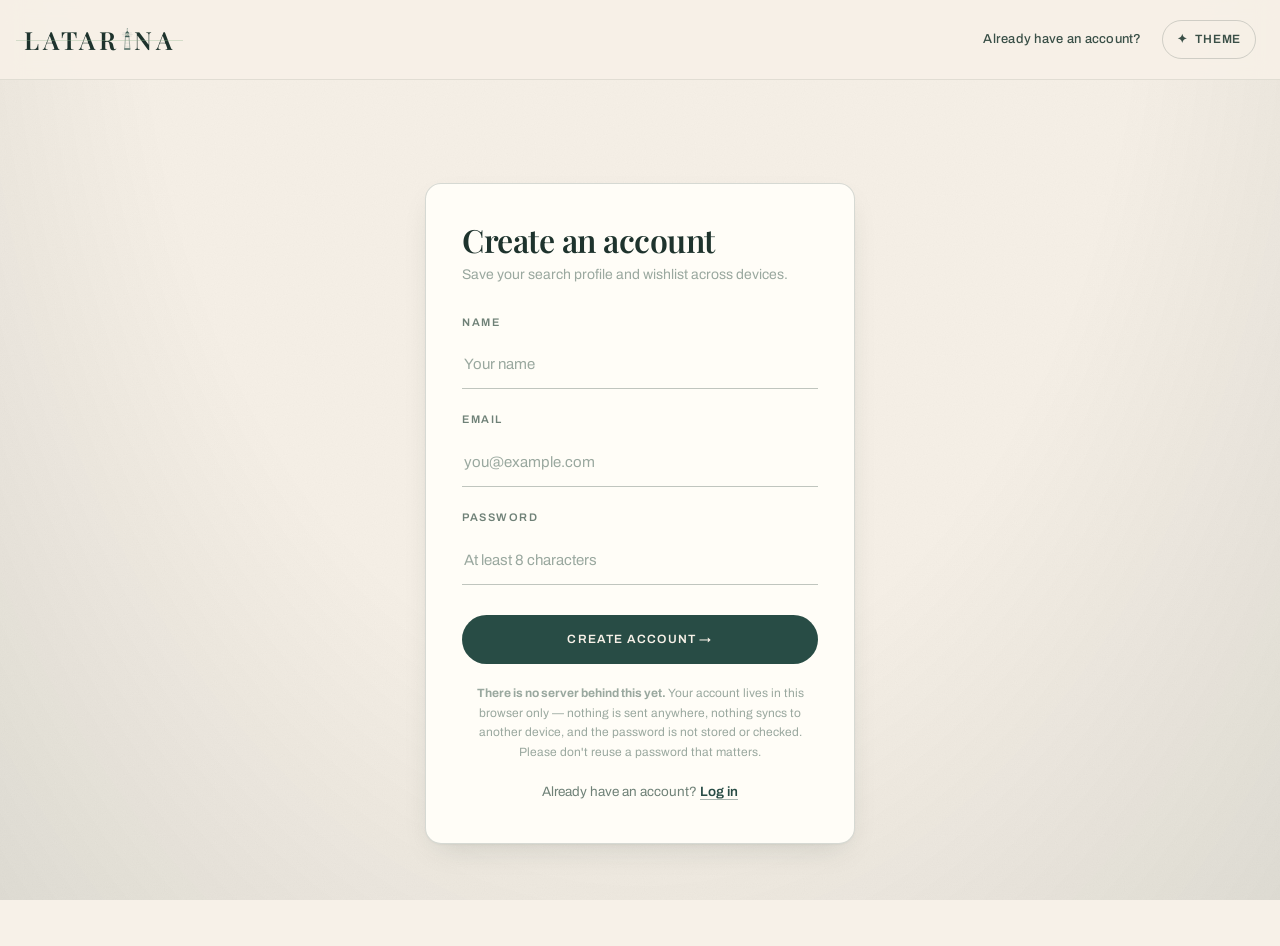
<file: signup.html>
<!doctype html>
<html lang="en">
<head>
<meta charset="utf-8">
<meta name="viewport" content="width=device-width, initial-scale=1">
<title>Sign up — Latarina</title>
<script>
(function(){
  try{
    var saved=localStorage.getItem('unimatchTheme');
    var theme=saved||(window.matchMedia && window.matchMedia('(prefers-color-scheme: dark)').matches?'dark':'light');
    document.documentElement.setAttribute('data-theme', theme);
  }catch(e){}
})();
</script>
<link rel="icon" href="favicon.svg" type="image/svg+xml">
<link rel="preconnect" href="https://fonts.googleapis.com">
<link rel="preconnect" href="https://fonts.gstatic.com" crossorigin>
<link rel="stylesheet" href="https://fonts.googleapis.com/css2?family=Playfair+Display:ital,wght@0,500;0,600;0,700;0,800;1,500;1,600;1,700&family=Archivo:wght@400;500;600;700&display=swap">
<link rel="stylesheet" href="styles.css">
</head>
<body>
<div class="nav-wrap"><div class="shell">
<nav><a class="brand" href="index.html" aria-label="Latarina, home"><span class="brand-text">LATAR</span><span class="brand-mark" aria-hidden="true"><svg viewBox="0 0 44 100" focusable="false"><g class="beam" fill="none" stroke="currentColor" stroke-width="1.7" stroke-linecap="round"><path d="M12 25 H4 M12 31.5 H1 M12 38 H4"/><path d="M32 25 H40 M32 31.5 H43 M32 38 H40"/></g><circle cx="22" cy="6" r="2" fill="currentColor" opacity=".8"/><path d="M22 8.5 V16" fill="none" stroke="currentColor" stroke-width="1.5"/><path d="M13 26 L22 16 L31 26 Z" fill="currentColor" opacity=".85"/><path d="M16 26 H28 V37 H16 Z" fill="none" stroke="currentColor" stroke-width="1.6"/><circle class="lamp" cx="22" cy="31.5" r="2.6" fill="currentColor"/><path d="M11.5 42 L14 37 H30 L32.5 42 Z" fill="currentColor" opacity=".85"/><path d="M14.5 42 L11 90 H33 L29.5 42 Z" fill="none" stroke="currentColor" stroke-width="1.7"/><path d="M13.6 55 H30.4 M12.9 68 H31.1 M12.2 81 H31.8" fill="none" stroke="currentColor" stroke-width="1.2" opacity=".3"/><path d="M8 90 H36 L34.5 96 H9.5 Z" fill="currentColor" opacity=".85"/></svg></span><span class="brand-text">NA</span></a><div class="nav-right">
  <a class="nav-link" href="login.html">Already have an account?</a>
  <div class="settings-wrap">
    <button class="theme-toggle" id="settingsToggle" type="button" aria-label="Open settings" aria-expanded="false"><span aria-hidden="true">✦</span><span>Theme</span></button>
    <div class="settings-panel hidden" id="settingsPanel">
      <div class="settings-title">Appearance</div>
      <div class="theme-options">
        <button type="button" class="theme-option" data-theme-choice="light"><span class="theme-swatch swatch-light"></span>Light</button>
        <button type="button" class="theme-option" data-theme-choice="dark"><span class="theme-swatch swatch-dark"></span>Dark</button>
      </div>
    </div>
  </div>
</div></nav>
</div></div>
<div class="shell">

<section class="auth-wrap">
  <form class="auth-card" id="signupForm">
    <h2>Create an account</h2>
    <p class="hint">Save your search profile and wishlist across devices.</p>
    <div class="field"><label for="signupName">Name</label><input id="signupName" type="text" autocomplete="name" required placeholder="Your name"></div>
    <div class="field"><label for="signupEmail">Email</label><input id="signupEmail" type="email" autocomplete="email" required placeholder="you@example.com"></div>
    <div class="field"><label for="signupPassword">Password</label><input id="signupPassword" type="password" autocomplete="new-password" required minlength="8" placeholder="At least 8 characters"></div>
    <button class="primary" type="submit">Create account →</button>
    <p class="auth-note" id="signupNote"><b>There is no server behind this yet.</b> Your account lives in this browser only — nothing is sent anywhere, nothing syncs to another device, and the password is not stored or checked. Please don't reuse a password that matters.</p>
    <p class="auth-switch">Already have an account? <a href="login.html">Log in</a></p>
  </form>
</section>
</div>
<script src="account.js"></script>
<script src="theme.js"></script>
<script>
document.getElementById('signupForm').addEventListener('submit', function(e){
  e.preventDefault();
  var name = document.getElementById('signupName').value.trim();
  var email = document.getElementById('signupEmail').value.trim();
  // the password is deliberately never read, stored, or transmitted
  signIn({ name: name, email: email, createdAt: new Date().toISOString() });
  document.getElementById('signupNote').innerHTML =
    '<b>You’re signed in on this browser.</b> Taking you back to the finder…';
  setTimeout(function(){ location.href = 'index.html#tool'; }, 900);
});
</script>
</body>
</html>
</file>
<file: styles.css>
/* ============================================================
   Latarina — vintage European editorial, modern execution
   Palette: deep green ink #284c45 · cream #f7f1e8 · sage #9fc39e
   ============================================================ */

:root{
  /* paper */
  --paper:#f7f1e8;--paper-2:#efe5d4;--paper-3:#fffdf7;--paper-4:#e7dbc6;
  /* ink */
  --ink:#284c45;--ink-deep:#1a332e;--sage:#9fc39e;--sage-deep:#7ba67a;
  --mark:#8bb08a;                      /* the lamp in the wordmark: a tint of the ink */
  /* accent used ON the ink-coloured CTA band. It must contrast with --ink, which
     flips to the light green in dark mode, so it cannot just be --sage. */
  --on-ink-accent:#9fc39e;
  /* text */
  --text:#1e332d;--text-soft:#3a4f47;--muted:#6f8177;--faint:#9aa89f;
  /* structure */
  --line:rgba(30,51,45,.18);--line-soft:rgba(30,51,45,.10);--line-strong:rgba(30,51,45,.34);
  --panel:#fffdf7;--panel-2:#f4ecdf;
  --shadow:0 1px 2px rgba(30,51,45,.04),0 12px 32px -12px rgba(30,51,45,.18);
  --shadow-lift:0 2px 4px rgba(30,51,45,.05),0 22px 48px -16px rgba(30,51,45,.26);
  --grain-blend:multiply;--grain-opacity:.42;
  --vignette:rgba(30,51,45,.10);
  /* components */
  --input-bg:#fffdf7;--field-line:rgba(30,51,45,.28);
  --on-ink:#f7f1e8;
  --good-text:#1f7a4c;--good-bg:rgba(47,158,99,.10);--good-line:rgba(47,158,99,.30);
  --warn-text:#8a5a10;--warn-bg:rgba(168,105,10,.10);--warn-line:rgba(168,105,10,.28);
  --bad-text:#a23131;--bad-bg:rgba(162,49,49,.09);--bad-line:rgba(162,49,49,.26);
  /* type */
  --serif:'Playfair Display',Georgia,'Times New Roman',serif;
  --sans:'Archivo','Inter',-apple-system,'Segoe UI',Helvetica,Arial,sans-serif;
}

html[data-theme="dark"]{
  --paper:#141f1c;--paper-2:#1a2925;--paper-3:#1e2f2a;--paper-4:#24382f;
  --ink:#9fc39e;--ink-deep:#bcd9ba;--sage:#9fc39e;--sage-deep:#7ba67a;
  --on-ink-accent:#1d3a33;
  --mark:#9fc39e;
  --text:#ece4d6;--text-soft:#d2cfc2;--muted:#98a89c;--faint:#6f8177;
  --line:rgba(236,228,214,.16);--line-soft:rgba(236,228,214,.09);--line-strong:rgba(236,228,214,.3);
  --panel:#1a2925;--panel-2:#20322c;
  --shadow:0 1px 2px rgba(0,0,0,.3),0 14px 34px -12px rgba(0,0,0,.6);
  --shadow-lift:0 2px 6px rgba(0,0,0,.35),0 26px 54px -18px rgba(0,0,0,.7);
  --grain-blend:overlay;--grain-opacity:.5;
  --vignette:rgba(0,0,0,.36);
  --input-bg:#16241f;--field-line:rgba(236,228,214,.26);
  --on-ink:#14201c;
  --good-text:#8bedb2;--good-bg:rgba(92,224,149,.12);--good-line:rgba(92,224,149,.3);
  --warn-text:#ffdfa8;--warn-bg:rgba(255,213,145,.12);--warn-line:rgba(255,213,145,.3);
  --bad-text:#ffadad;--bad-bg:rgba(255,157,157,.12);--bad-line:rgba(255,157,157,.3);
}

/* ---------------- base ---------------- */

*{box-sizing:border-box}
html{scroll-behavior:smooth;-webkit-text-size-adjust:100%}
body{
  margin:0;background:var(--paper);color:var(--text);
  font-family:var(--sans);font-size:16px;line-height:1.6;
  font-feature-settings:"kern" 1;-webkit-font-smoothing:antialiased;
  min-height:100vh;position:relative;overflow-x:hidden;
}
/* aged-paper grain + soft vignette, kept light so it never reads as dirt */
body::before{
  content:'';position:fixed;inset:0;pointer-events:none;z-index:2;
  opacity:var(--grain-opacity);mix-blend-mode:var(--grain-blend);
  background-image:url("data:image/svg+xml;utf8,<svg xmlns='http://www.w3.org/2000/svg' width='160' height='160'><filter id='g'><feTurbulence type='fractalNoise' baseFrequency='0.9' numOctaves='2' stitchTiles='stitch'/><feColorMatrix type='matrix' values='0 0 0 0 0  0 0 0 0 0  0 0 0 0 0  0 0 0 0.05 0'/></filter><rect width='100%25' height='100%25' filter='url(%23g)'/></svg>");
}
body::after{
  content:'';position:fixed;inset:0;pointer-events:none;z-index:1;
  background:radial-gradient(ellipse at 50% -10%,transparent 55%,var(--vignette) 100%);
}
.shell{width:min(1240px,calc(100% - 48px));margin:0 auto;position:relative;z-index:3}
.shell-narrow{width:min(880px,calc(100% - 48px));margin:0 auto;position:relative;z-index:3}
a{color:inherit}
button,input,select,textarea{font:inherit;color:inherit}
button{cursor:pointer;background:none;border:0}
.hidden{display:none!important}
img{max-width:100%;display:block}
::selection{background:var(--ink);color:var(--on-ink)}

/* ---------------- editorial primitives ---------------- */

.label{
  font-family:var(--sans);font-size:11px;font-weight:600;
  text-transform:uppercase;letter-spacing:.18em;color:var(--muted);
  display:inline-flex;align-items:baseline;gap:9px;
}
.label::before{content:'✦';font-size:9px;color:var(--ink);opacity:.7;letter-spacing:0;flex-shrink:0}
.label.plain::before{display:none}

.rule{height:1px;background:var(--line);border:0;margin:0}
.rule-double{height:0;border:0;border-top:1px solid var(--line);border-bottom:1px solid var(--line);padding-top:3px;margin:0}

.serif{font-family:var(--serif)}
h1,h2,h3,h4{font-family:var(--serif);font-weight:600;letter-spacing:-.015em;margin:0}
h1{font-size:clamp(52px,8.4vw,124px);line-height:.92}
h2{font-size:clamp(32px,4.4vw,58px);line-height:1.02}
h3{font-size:clamp(21px,2.2vw,27px);line-height:1.18}
h4{font-size:18px;line-height:1.3}

.section{padding:clamp(72px,9vw,132px) 0}
.section-head{display:flex;align-items:baseline;justify-content:space-between;gap:28px;flex-wrap:wrap;margin-bottom:38px}
.section-head p{margin:10px 0 0;color:var(--muted);max-width:46ch;font-size:15px}

/* gentle entrance — respects reduced motion via .no-motion on <html> */
.reveal{opacity:0;transform:translateY(18px);transition:opacity .85s cubic-bezier(.22,.61,.36,1),transform .85s cubic-bezier(.22,.61,.36,1)}
.reveal.in{opacity:1;transform:none}
html.no-motion .reveal{opacity:1;transform:none;transition:none}

/* ---------------- top banner ---------------- */

.top-banner{
  position:relative;z-index:4;background:var(--ink);color:var(--on-ink);
  display:flex;align-items:center;justify-content:center;gap:16px;
  padding:11px 22px;font-size:12.5px;letter-spacing:.02em;text-align:center;
}
.top-banner b{font-weight:700}
.top-banner button{color:inherit;opacity:.6;font-size:15px;line-height:1;padding:0 4px;transition:opacity .2s}
.top-banner button:hover{opacity:1}

/* ---------------- navigation ---------------- */

.nav-wrap{position:sticky;top:0;z-index:20;background:color-mix(in srgb,var(--paper) 88%,transparent);backdrop-filter:blur(10px);border-bottom:1px solid var(--line-soft)}
nav{position:relative;display:flex;align-items:center;justify-content:space-between;gap:24px;padding:20px 0}
/* hamburger: only ever shown at the mobile breakpoint */
.nav-toggle{display:none;flex-direction:column;justify-content:center;gap:5px;width:44px;height:44px;margin-right:-10px;padding:0 10px}
.nav-toggle span{display:block;height:1.5px;background:var(--text);border-radius:2px;transition:transform .3s cubic-bezier(.22,.61,.36,1),opacity .2s ease}
nav.open .nav-toggle span:nth-child(1){transform:translateY(6.5px) rotate(45deg)}
nav.open .nav-toggle span:nth-child(2){opacity:0}
nav.open .nav-toggle span:nth-child(3){transform:translateY(-6.5px) rotate(-45deg)}
/* ---- wordmark: LATAR + lighthouse + NA ----
   The letters are real text so they stay crisp and pick up the theme colour;
   only the lighthouse standing in for the I is drawn. It is a letter, not an
   ornament, so it keeps a letter's width and sits on the same baseline rule. */
.brand{
  position:relative;font-family:var(--serif);font-size:25px;font-weight:600;
  letter-spacing:.15em;text-decoration:none;color:var(--text);
  display:inline-flex;align-items:baseline;line-height:1;
}
.brand-text{display:inline-block}
.brand-mark{
  display:inline-flex;align-items:center;justify-content:center;
  width:.42em;height:.95em;margin:0 .07em;flex-shrink:0;
  color:var(--ink);
  transition:transform .6s cubic-bezier(.22,.61,.36,1);
}
.brand-mark svg{width:100%;height:100%;display:block;overflow:visible}
/* the beam widens rather than the mark spinning: a lighthouse turns its light,
   not itself. */
.brand-mark .lamp{fill:var(--mark)}
.brand-mark .beam{opacity:.26;transition:opacity .5s ease}
.brand:hover .brand-mark .beam{opacity:.62}
.brand:hover .brand-mark{transform:translateY(-1px)}
/* the rule the wordmark sits on, as in the drawn logo */
.brand::before{
  content:'';position:absolute;left:-5%;right:-5%;top:50%;height:1px;
  background:var(--mark);opacity:.32;pointer-events:none;
}
.foot-brand .brand-mark .beam{opacity:.3}
.nav-right{display:flex;align-items:center;gap:8px}
.nav-link{
  font-size:13px;font-weight:500;letter-spacing:.02em;text-decoration:none;
  padding:9px 12px;border-radius:8px;color:var(--text-soft);
  transition:background-color .22s ease,color .22s ease;
}
.nav-link:hover{background:var(--panel-2);color:var(--text)}
.nav-cta{
  font-size:12px;font-weight:600;letter-spacing:.09em;text-transform:uppercase;
  text-decoration:none;padding:11px 20px;border-radius:999px;
  background:var(--ink);color:var(--on-ink);
  transition:transform .22s cubic-bezier(.22,.61,.36,1),box-shadow .22s ease,opacity .22s ease;
}
.nav-cta:hover{transform:translateY(-1px);box-shadow:0 8px 20px -8px rgba(30,51,45,.5)}

.theme-toggle{
  border:1px solid var(--line);border-radius:999px;padding:9px 14px;font-size:12px;
  letter-spacing:.06em;text-transform:uppercase;font-weight:600;color:var(--text-soft);
  display:inline-flex;align-items:center;gap:8px;white-space:nowrap;
  transition:border-color .22s ease,color .22s ease;
}
.theme-toggle:hover{border-color:var(--line-strong);color:var(--text)}
.settings-wrap{position:relative}
.settings-panel{
  position:absolute;top:calc(100% + 10px);right:0;min-width:196px;z-index:30;
  background:var(--panel);border:1px solid var(--line);border-radius:14px;
  padding:14px;box-shadow:var(--shadow-lift);
}
.settings-title{font-size:10px;font-weight:600;text-transform:uppercase;letter-spacing:.18em;color:var(--muted);margin-bottom:11px}
.theme-options{display:flex;flex-direction:column;gap:5px}
.theme-option{
  display:flex;align-items:center;gap:11px;width:100%;text-align:left;
  border:1px solid transparent;border-radius:10px;padding:9px 11px;
  font-size:13px;font-weight:500;color:var(--text);
  transition:background-color .18s ease,border-color .18s ease;
}
.theme-option:hover{background:var(--panel-2)}
.theme-option.active{border-color:var(--line);background:var(--panel-2);font-weight:600}
.theme-swatch{width:17px;height:17px;border-radius:50%;border:1px solid var(--line);flex-shrink:0}
.swatch-light{background:linear-gradient(135deg,#f7f1e8 50%,#284c45 50%)}
.swatch-dark{background:linear-gradient(135deg,#141f1c 50%,#9fc39e 50%)}
.theme-ripple{position:fixed;border-radius:50%;pointer-events:none;z-index:9999;transform:scale(0);will-change:transform,opacity}

/* ---------------- hero ---------------- */

.hero{padding:clamp(64px,9vw,120px) 0 clamp(48px,6vw,80px);position:relative}
.hero-grid{display:grid;grid-template-columns:minmax(0,1fr) minmax(0,.42fr);gap:clamp(32px,5vw,72px);align-items:end}
.hero h1{margin:26px 0 0;max-width:14ch}
.hero h1 em{font-style:italic;color:var(--ink)}
.hero-lede{margin:0;color:var(--text-soft);font-size:clamp(15px,1.3vw,17px);line-height:1.72;max-width:42ch;padding-bottom:6px}
.hero-lede strong{font-weight:600;color:var(--text)}
.hero-actions{display:flex;flex-wrap:wrap;gap:12px;margin-top:26px}
.hero-meta{margin-top:clamp(40px,5vw,64px);padding-top:18px;border-top:1px solid var(--line);display:flex;flex-wrap:wrap;gap:28px 44px;align-items:baseline}
.hero-meta span{font-size:12px;letter-spacing:.1em;text-transform:uppercase;color:var(--muted)}

/* ---------------- buttons ---------------- */

.btn{
  display:inline-flex;align-items:center;justify-content:center;gap:9px;
  font-family:var(--sans);font-size:12.5px;font-weight:600;
  letter-spacing:.1em;text-transform:uppercase;text-decoration:none;
  padding:15px 28px;border-radius:999px;border:1px solid transparent;
  transition:transform .24s cubic-bezier(.22,.61,.36,1),box-shadow .24s ease,background-color .24s ease,border-color .24s ease,color .24s ease;
}
.btn .arrow{transition:transform .28s cubic-bezier(.22,.61,.36,1)}
.btn:hover .arrow{transform:translateX(4px)}
.btn-primary{background:var(--ink);color:var(--on-ink)}
.btn-primary:hover{transform:translateY(-2px);box-shadow:0 14px 30px -12px rgba(30,51,45,.62)}
.btn-primary:active{transform:translateY(0)}
.btn-ghost{border-color:var(--line-strong);color:var(--text)}
.btn-ghost:hover{background:var(--text);color:var(--paper);border-color:var(--text);transform:translateY(-2px)}
/* legacy form buttons */
.primary,.secondary{
  font-family:var(--sans);font-size:12px;font-weight:600;letter-spacing:.1em;text-transform:uppercase;
  padding:14px 24px;border-radius:999px;border:1px solid transparent;
  transition:transform .24s cubic-bezier(.22,.61,.36,1),box-shadow .24s ease,background-color .24s ease,color .24s ease;
}
.primary{background:var(--ink);color:var(--on-ink)}
.primary:hover{transform:translateY(-2px);box-shadow:0 14px 30px -12px rgba(30,51,45,.62)}
.secondary{border-color:var(--line-strong);color:var(--text)}
.secondary:hover{background:var(--text);color:var(--paper);border-color:var(--text)}

/* ---------------- plate / collage ---------------- */

.plate-grid{display:grid;grid-template-columns:repeat(2,1fr);gap:24px}
.plate{
  position:relative;margin:0;overflow:hidden;
  border:1px solid var(--line);border-radius:4px;
  background:var(--panel);box-shadow:var(--shadow);
  transition:box-shadow .45s ease,border-color .45s ease;
}
.plate:hover{box-shadow:var(--shadow-lift);border-color:var(--line-strong)}
.plate-wide{grid-column:1/-1}
.plate-img{position:relative;overflow:hidden;background:var(--panel-2)}
.plate-img img{
  display:block;width:100%;height:auto;
  /* period print treatment, kept gentle so the photochrom colour survives */
  filter:sepia(.16) saturate(.9) contrast(1.03);
  transition:transform .9s cubic-bezier(.22,.61,.36,1),filter .5s ease;
}
.plate:hover .plate-img img{transform:scale(1.025);filter:sepia(.06) saturate(.97) contrast(1.02)}
html.no-motion .plate-img img{transition:none}
html.no-motion .plate:hover .plate-img img{transform:none}
html[data-theme="dark"] .plate-img img{filter:sepia(.2) saturate(.82) contrast(1.02) brightness(.86)}
html[data-theme="dark"] .plate:hover .plate-img img{filter:sepia(.1) saturate(.92) contrast(1.02) brightness(.94)}
/* a present-day night photograph turns muddy under the period sepia, so it keeps
   only the grain and edge burn that unify the set */
.plate-modern img,html[data-theme="dark"] .plate-modern img{filter:saturate(.94) contrast(1.02)}
.plate:hover .plate-modern img,html[data-theme="dark"] .plate:hover .plate-modern img{filter:saturate(1) contrast(1.01)}
.plate-img::after{ /* film grain + soft edge burn */
  content:'';position:absolute;inset:0;pointer-events:none;opacity:.55;mix-blend-mode:overlay;
  background-image:
    radial-gradient(ellipse at 50% 50%,transparent 62%,rgba(30,51,45,.3) 100%),
    url("data:image/svg+xml;utf8,<svg xmlns='http://www.w3.org/2000/svg' width='120' height='120'><filter id='f'><feTurbulence type='fractalNoise' baseFrequency='1.1' numOctaves='1' stitchTiles='stitch'/><feColorMatrix type='matrix' values='0 0 0 0 0  0 0 0 0 0  0 0 0 0 0  0 0 0 0.1 0'/></filter><rect width='100%25' height='100%25' filter='url(%23f)'/></svg>");
}
.plate-caption{
  display:flex;justify-content:space-between;gap:16px;align-items:baseline;
  padding:14px 18px;border-top:1px solid var(--line);background:var(--panel);
  font-size:11px;letter-spacing:.13em;text-transform:uppercase;color:var(--muted);position:relative;z-index:2;
}
.plate-credit{
  margin:26px 0 0;padding-top:18px;border-top:1px solid var(--line-soft);
  font-size:11.5px;line-height:1.7;color:var(--faint);max-width:72ch;
}
/* archival stamp */
.stamp{
  position:absolute;top:18px;right:18px;z-index:3;
  width:108px;height:108px;border-radius:50%;padding:10px;
  border:1px solid color-mix(in srgb,var(--on-ink) 55%,transparent);
  display:grid;place-items:center;align-content:center;text-align:center;
  font-size:7.5px;letter-spacing:.12em;text-transform:uppercase;line-height:1.5;
  color:color-mix(in srgb,var(--on-ink) 82%,transparent);
  transform:rotate(-11deg);opacity:.85;
}
.stamp b{display:block;font-family:var(--serif);font-size:19px;letter-spacing:.02em;font-weight:600;margin:2px 0}

/* ---------------- editorial grid (featured) ---------------- */

.editorial{display:grid;grid-template-columns:repeat(12,1fr);gap:1px;background:var(--line);border-top:1px solid var(--line);border-bottom:1px solid var(--line)}
.ed-item{grid-column:span 4;background:var(--paper);padding:32px 28px 34px;transition:background-color .35s ease}
.ed-item:hover{background:var(--panel)}
.ed-item.wide{grid-column:span 6}
.ed-num{font-family:var(--serif);font-size:13px;color:var(--faint);letter-spacing:.06em}
.ed-item h3{margin:16px 0 10px}
.ed-item p{margin:0;color:var(--muted);font-size:14.5px;line-height:1.68}
.ed-item .label{margin-top:20px}

/* ---------------- statistics, printed-publication style ---------------- */

.figures{border-top:1px solid var(--line-strong);border-bottom:1px solid var(--line-strong);padding:8px 0}
.figures-row{display:grid;grid-template-columns:repeat(4,1fr)}
.figure{padding:38px 26px;text-align:center;position:relative}
.figure+.figure::before{content:'';position:absolute;left:0;top:26px;bottom:26px;width:1px;background:var(--line)}
.figure b{
  display:block;font-family:var(--serif);font-weight:600;
  font-size:clamp(44px,5.6vw,76px);line-height:1;letter-spacing:-.02em;color:var(--ink);
  font-variant-numeric:lining-nums tabular-nums;
}
.figure span{display:block;margin-top:12px;font-size:11px;letter-spacing:.15em;text-transform:uppercase;color:var(--muted);line-height:1.6}

/* ---------------- CTA band ---------------- */

.cta{position:relative;background:var(--ink);color:var(--on-ink);padding:clamp(72px,9vw,120px) 0;overflow:hidden}
.cta::before{content:'';position:absolute;inset:14px;border:1px solid color-mix(in srgb,var(--on-ink) 26%,transparent);pointer-events:none}
.cta-inner{text-align:center;max-width:760px;margin:0 auto;position:relative;z-index:2}
.cta .label{color:color-mix(in srgb,var(--on-ink) 68%,transparent)}
.cta .label::before{color:var(--on-ink-accent)}
.cta h2{margin:22px 0 18px;color:var(--on-ink)}
.cta h2 em{font-style:italic;color:var(--on-ink-accent)}
.cta p{margin:0 auto 34px;max-width:52ch;color:color-mix(in srgb,var(--on-ink) 76%,transparent);font-size:16px;line-height:1.72}
.cta .btn-primary{background:var(--on-ink);color:var(--ink)}
.cta .btn-primary:hover{box-shadow:0 14px 34px -12px rgba(0,0,0,.6)}
.cta .btn-ghost{border-color:color-mix(in srgb,var(--on-ink) 42%,transparent);color:var(--on-ink)}
.cta .btn-ghost:hover{background:var(--on-ink);color:var(--ink);border-color:var(--on-ink)}
.cta-actions{display:flex;gap:14px;justify-content:center;flex-wrap:wrap}

/* ---------------- the tool ---------------- */

.tool{padding:clamp(64px,8vw,110px) 0 clamp(72px,9vw,120px)}
.tabbar{display:flex;gap:30px;border-bottom:1px solid var(--line);margin:32px 0 0}
.tabbtn{
  position:relative;padding:16px 2px;font-size:13px;font-weight:600;
  letter-spacing:.11em;text-transform:uppercase;color:var(--muted);
  transition:color .25s ease;
}
.tabbtn::after{content:'';position:absolute;left:0;right:0;bottom:-1px;height:2px;background:var(--ink);transform:scaleX(0);transform-origin:left;transition:transform .35s cubic-bezier(.22,.61,.36,1)}
.tabbtn:hover{color:var(--text)}
.tabbtn.active{color:var(--text)}
.tabbtn.active::after{transform:scaleX(1)}
.wishlist-count{margin-left:5px;font-size:11px;color:var(--faint)}
.tabpanel{display:none}
.tabpanel.active{display:block;animation:fadeUp .5s cubic-bezier(.22,.61,.36,1)}
@keyframes fadeUp{from{opacity:0;transform:translateY(10px)}to{opacity:1;transform:none}}
html.no-motion .tabpanel.active{animation:none}

.finder,.directory{background:var(--panel);border:1px solid var(--line);border-top:0;border-radius:0 0 14px 14px;box-shadow:var(--shadow);overflow:hidden}
.finder-head{padding:34px 34px 24px;border-bottom:1px solid var(--line-soft);display:flex;justify-content:space-between;gap:24px;align-items:flex-end;flex-wrap:wrap}
.finder-head h2{font-size:clamp(26px,3vw,36px)}
.finder-head p{margin:9px 0 0;color:var(--muted);font-size:14.5px;max-width:52ch}
.steps{display:flex;gap:7px}
.step{width:30px;height:30px;border-radius:50%;display:grid;place-items:center;border:1px solid var(--line);color:var(--faint);font-family:var(--serif);font-size:13px;transition:background-color .3s ease,color .3s ease,border-color .3s ease}
.step.active{background:var(--ink);color:var(--on-ink);border-color:var(--ink)}

.callout{margin:24px 34px 0;border:1px solid var(--line);border-left:2px solid var(--ink);border-radius:0 10px 10px 0;background:var(--panel-2);padding:16px 18px;font-size:13.5px;line-height:1.68;color:var(--text-soft)}
.callout b{color:var(--text);font-weight:600}

.form-grid{display:grid;grid-template-columns:repeat(2,minmax(0,1fr));gap:22px;padding:30px 34px 34px}
.field{display:flex;flex-direction:column;gap:9px}
.field.full{grid-column:1/-1}
.field label{font-size:11px;font-weight:600;letter-spacing:.14em;text-transform:uppercase;color:var(--muted)}
.hint{color:var(--faint);font-size:12.5px;line-height:1.55}
/* only surfaced at the mobile breakpoint, where the coverage list is folded */
.hint-toggle{display:none}
input,select{
  width:100%;background:var(--input-bg);color:var(--text);
  border:0;border-bottom:1px solid var(--field-line);border-radius:0;
  padding:12px 2px;outline:none;font-size:15px;
  transition:border-color .25s ease;
}
select{padding-right:18px;cursor:pointer}
input:focus,select:focus{border-bottom-color:var(--ink)}
input::placeholder{color:var(--faint)}

.subjects{display:flex;flex-wrap:wrap;gap:8px}
.chip{
  border:1px solid var(--line);border-radius:999px;padding:9px 16px;font-size:13px;
  color:var(--text-soft);background:transparent;
  transition:border-color .22s ease,background-color .22s ease,color .22s ease;
}
.chip:hover{border-color:var(--line-strong)}
.chip.selected{background:var(--ink);border-color:var(--ink);color:var(--on-ink)}

.toggles{display:grid;grid-template-columns:repeat(2,minmax(0,1fr));gap:14px}
.toggle{display:flex;gap:12px;align-items:flex-start;border:1px solid var(--line);border-radius:10px;padding:15px;transition:border-color .22s ease}
.toggle:hover{border-color:var(--line-strong)}
.toggle input{width:auto;margin-top:3px;accent-color:var(--ink);border:0}
.toggle b{display:block;font-size:14px;font-weight:600}
.toggle span{display:block;color:var(--muted);font-size:12.5px;margin-top:4px;line-height:1.5}
.form-actions{grid-column:1/-1;display:flex;justify-content:flex-end;gap:12px;margin-top:6px}

.results,.university-view{padding:0 34px 34px}
.results-top{display:flex;align-items:flex-end;justify-content:space-between;gap:20px;margin:8px 0 22px;flex-wrap:wrap}
.results-top h2{font-size:clamp(26px,3vw,38px)}
.results-top p{margin:8px 0 0;color:var(--muted);font-size:14.5px}
.summary-strip{display:flex;gap:9px;flex-wrap:wrap;margin:0 0 22px}
.summary-pill{border:1px solid var(--line);border-radius:999px;padding:8px 14px;font-size:12px;color:var(--muted)}

.country-grid{display:grid;grid-template-columns:repeat(auto-fit,minmax(248px,1fr));gap:16px}
.country-card{
  position:relative;text-align:left;color:var(--text);overflow:hidden;
  border:1px solid var(--line);border-radius:12px;padding:22px;background:transparent;
  transition:transform .32s cubic-bezier(.22,.61,.36,1),border-color .32s ease,box-shadow .32s ease;
}
.country-card:hover{transform:translateY(-4px);border-color:var(--line-strong);box-shadow:var(--shadow)}
.country-rank{position:absolute;top:16px;right:16px;font-family:var(--serif);font-size:12px;color:var(--faint)}
.flag{font-size:34px;line-height:1}
.country-card h3{margin:14px 0 6px;font-size:23px}
.country-card p{margin:0;color:var(--muted);font-size:13.5px;line-height:1.6}
.matchline{display:flex;justify-content:space-between;gap:14px;margin-top:18px;padding-top:14px;border-top:1px solid var(--line-soft);align-items:baseline}
.score{font-family:var(--serif);font-size:17px;color:var(--ink);white-space:nowrap;flex-shrink:0}
.count{font-size:10.5px;letter-spacing:.09em;text-transform:uppercase;color:var(--faint);text-align:right;line-height:1.5}

.empty{border:1px dashed var(--line-strong);border-radius:12px;padding:26px;color:var(--muted);line-height:1.7;font-size:14.5px}
.back{margin:0 0 20px}
.country-head{display:flex;justify-content:space-between;gap:24px;align-items:flex-start;flex-wrap:wrap;margin-bottom:24px}
.country-head h2{font-size:clamp(30px,3.6vw,46px)}
.country-head p{color:var(--muted);max-width:62ch;line-height:1.7;margin:10px 0 0;font-size:14.5px}
.sort-note{font-size:11px;letter-spacing:.11em;text-transform:uppercase;color:var(--faint);border:1px solid var(--line);border-radius:999px;padding:9px 15px}

.uni-list{display:grid;gap:16px}
.uni-card{border:1px solid var(--line);border-radius:12px;padding:24px;transition:border-color .3s ease,box-shadow .3s ease}
.uni-card:hover{border-color:var(--line-strong);box-shadow:var(--shadow)}
.uni-top{display:flex;justify-content:space-between;gap:18px;align-items:flex-start}
.uni-rank{font-size:10.5px;letter-spacing:.12em;text-transform:uppercase;color:var(--on-ink);background:var(--ink);padding:7px 12px;border-radius:999px;white-space:nowrap}
.uni-card h3{margin:0 0 5px;font-size:24px}
.program-name{color:var(--text-soft);font-size:14.5px}
.reason{margin:18px 0;border-left:2px solid var(--sage);padding:12px 16px;background:var(--panel-2);border-radius:0 8px 8px 0;color:var(--text-soft);font-size:13.5px;line-height:1.65}
.reason b{color:var(--text);font-weight:600}
.meta-grid{display:grid;grid-template-columns:repeat(auto-fit,minmax(178px,1fr));gap:1px;background:var(--line-soft);border:1px solid var(--line-soft);border-radius:8px;overflow:hidden}
.meta{background:var(--panel);padding:13px 15px}
.meta b{display:block;font-size:9.5px;text-transform:uppercase;letter-spacing:.16em;color:var(--faint);margin-bottom:6px;font-weight:600}
.meta span{font-size:13.5px;line-height:1.45}
.notes{margin-top:16px;color:var(--text-soft);line-height:1.7;font-size:14px}
.links{display:flex;flex-wrap:wrap;gap:16px;margin-top:16px}
.links a{font-size:12.5px;font-weight:600;letter-spacing:.04em;color:var(--ink);text-decoration:none;border-bottom:1px solid color-mix(in srgb,var(--ink) 40%,transparent);padding-bottom:2px;transition:border-color .22s ease}
.links a:hover{border-bottom-color:var(--ink)}
.unverified-note{
  margin-top:16px;padding:13px 16px;border:1px solid var(--warn-line);border-left:2px solid var(--warn-text);
  border-radius:0 8px 8px 0;background:var(--warn-bg);color:var(--warn-text);
  font-size:12.5px;line-height:1.65;
}
.unverified-note b{font-weight:700}
.badge{display:inline-flex;align-items:center;gap:6px;border:1px solid var(--line);padding:5px 11px;border-radius:999px;font-size:10.5px;letter-spacing:.08em;text-transform:uppercase;color:var(--muted)}
.badge.good{color:var(--good-text);background:var(--good-bg);border-color:var(--good-line)}
.badge.warn{color:var(--warn-text);background:var(--warn-bg);border-color:var(--warn-line)}
.badge.bad{color:var(--bad-text);background:var(--bad-bg);border-color:var(--bad-line)}

.dir-controls{display:grid;grid-template-columns:2fr 1fr;gap:24px;padding:30px 34px}
.dir-meta{padding:0 34px 10px;font-size:11px;letter-spacing:.12em;text-transform:uppercase;color:var(--faint)}
.dir-grid{display:grid;grid-template-columns:repeat(auto-fill,minmax(258px,1fr));gap:14px;padding:10px 34px 8px}
.dir-card{border:1px solid var(--line);border-radius:10px;padding:18px;transition:border-color .25s ease,transform .25s cubic-bezier(.22,.61,.36,1)}
.dir-card:hover{border-color:var(--line-strong);transform:translateY(-2px)}
.dir-card .country-tag{display:inline-block;font-size:10px;letter-spacing:.13em;text-transform:uppercase;color:var(--faint);margin-bottom:10px}
.dir-card h4{margin:0 0 12px;font-size:16.5px;line-height:1.35}
.dir-card a{font-size:12.5px;font-weight:600;color:var(--ink);text-decoration:none;border-bottom:1px solid color-mix(in srgb,var(--ink) 40%,transparent);padding-bottom:1px}
.dir-card a:hover{border-bottom-color:var(--ink)}
.dir-pager{display:flex;justify-content:center;align-items:center;gap:18px;padding:26px 34px 32px;font-size:12px;letter-spacing:.1em;text-transform:uppercase;color:var(--muted)}
.dir-pager button{border:1px solid var(--line);border-radius:999px;padding:10px 18px;font-size:11px;letter-spacing:.1em;text-transform:uppercase;font-weight:600;color:var(--text-soft);transition:border-color .22s ease,background-color .22s ease,color .22s ease}
.dir-pager button:hover:not(:disabled){background:var(--text);color:var(--paper);border-color:var(--text)}
.dir-pager button:disabled{opacity:.3;cursor:default}

.wish-btn{
  border:1px solid var(--line);border-radius:999px;padding:7px 14px;
  font-size:11px;letter-spacing:.09em;text-transform:uppercase;font-weight:600;
  color:var(--muted);white-space:nowrap;flex-shrink:0;
  transition:border-color .22s ease,background-color .22s ease,color .22s ease,transform .22s ease;
}
.wish-btn:hover{border-color:var(--line-strong);color:var(--text)}
.wish-btn.saved{background:var(--ink);border-color:var(--ink);color:var(--on-ink)}
.wish-btn:active{transform:scale(.94)}

/* checklist */
.checklist{margin:clamp(64px,8vw,104px) 0 0;padding-top:clamp(48px,6vw,72px);border-top:1px solid var(--line)}
.check-head{display:flex;justify-content:space-between;gap:24px;align-items:flex-end;flex-wrap:wrap;margin-bottom:28px}
.check-head h2{font-size:clamp(26px,3vw,38px)}
.progress{width:min(300px,100%);height:2px;background:var(--line);overflow:hidden}
.progress div{height:100%;width:0;background:var(--ink);transition:width .6s cubic-bezier(.22,.61,.36,1)}
.check-grid{display:grid;grid-template-columns:repeat(auto-fit,minmax(232px,1fr));gap:1px;background:var(--line-soft);border:1px solid var(--line-soft);border-radius:12px;overflow:hidden}
.check-group{background:var(--panel);padding:22px 20px}
.check-group h3{font-size:17px;margin:0 0 14px}
.checkitem{display:flex;gap:10px;align-items:flex-start;color:var(--text-soft);font-size:13.5px;line-height:1.5;margin:11px 0}
.checkitem input{width:auto;margin-top:2px;accent-color:var(--ink);border:0}
.checkitem.done span{text-decoration:line-through;color:var(--faint)}

/* ---------------- footer ---------------- */

footer{border-top:1px solid var(--line);padding:clamp(48px,6vw,72px) 0 clamp(36px,4vw,52px)}
.foot-top{display:flex;justify-content:space-between;gap:32px;flex-wrap:wrap;align-items:flex-start;margin-bottom:36px}
/* the footer carries the full lockup, big enough for the N/S bearings to read */
.foot-brand{font-size:40px;margin-bottom:10px}
.foot-brand.brand::before{left:0;right:0}
.foot-brand:hover .brand-mark{transform:none}
.foot-links{display:flex;gap:26px;flex-wrap:wrap}
.foot-links a{font-size:12px;letter-spacing:.1em;text-transform:uppercase;color:var(--muted);text-decoration:none;transition:color .22s ease}
.foot-links a:hover{color:var(--text)}
.foot-note{font-size:12px;line-height:1.75;color:var(--faint);max-width:78ch;margin:0}
.foot-bottom{display:flex;justify-content:space-between;gap:20px;flex-wrap:wrap;margin-top:30px;padding-top:20px;border-top:1px solid var(--line-soft);font-size:11px;letter-spacing:.1em;text-transform:uppercase;color:var(--faint)}

.ornament{display:flex;align-items:center;gap:18px;color:var(--faint)}
.ornament span{flex:1;height:1px;background:var(--line)}
.ornament em{font-style:normal;font-size:13px;color:var(--sage-deep)}

.back-to-top{
  position:fixed;bottom:28px;right:28px;width:44px;height:44px;border-radius:50%;
  background:var(--ink);color:var(--on-ink);font-size:16px;z-index:40;
  display:flex;align-items:center;justify-content:center;box-shadow:var(--shadow-lift);
  transition:transform .28s cubic-bezier(.22,.61,.36,1),opacity .28s ease;
}
.back-to-top:hover{transform:translateY(-3px)}

/* ---------------- auth pages ---------------- */

.auth-wrap{display:flex;justify-content:center;padding:clamp(56px,8vw,104px) 0}
.auth-card{width:min(430px,100%);background:var(--panel);border:1px solid var(--line);border-radius:16px;box-shadow:var(--shadow);padding:40px 36px}
.auth-card h2{font-size:32px;margin:0 0 8px}
.auth-card>.hint{margin:0 0 28px;font-size:14px}
.auth-card .field{margin-bottom:22px}
.auth-card .primary{width:100%;margin-top:8px}
.auth-note{margin:20px 0 0;font-size:12px;color:var(--faint);line-height:1.65;text-align:center}
.auth-switch{margin:18px 0 0;font-size:13.5px;text-align:center;color:var(--muted)}
.auth-switch a{color:var(--ink);font-weight:600;text-decoration:none;border-bottom:1px solid color-mix(in srgb,var(--ink) 40%,transparent)}

/* ---------------- account state in the nav ---------------- */

.nav-account{display:inline-flex;align-items:center;gap:10px;font-size:13px;color:var(--text-soft)}
.nav-account #accountName{font-weight:600;color:var(--text)}
.nav-signout{
  font-size:11px;letter-spacing:.1em;text-transform:uppercase;font-weight:600;color:var(--muted);
  border:1px solid var(--line);border-radius:999px;padding:7px 13px;
  transition:border-color .22s ease,color .22s ease;
}
.nav-signout:hover{border-color:var(--line-strong);color:var(--text)}

/* ---------------- account prompt ---------------- */

.account-prompt{
  position:fixed;inset:0;z-index:80;display:none;align-items:center;justify-content:center;padding:24px;
  background:color-mix(in srgb,var(--ink-deep) 62%,transparent);backdrop-filter:blur(4px);
}
.account-prompt.open{display:flex;animation:promptIn .28s cubic-bezier(.22,.61,.36,1)}
@keyframes promptIn{from{opacity:0}to{opacity:1}}
html.no-motion .account-prompt.open{animation:none}
.account-prompt-card{
  position:relative;width:min(460px,100%);background:var(--panel);
  border:1px solid var(--line);border-radius:16px;padding:36px 34px 30px;
  box-shadow:var(--shadow-lift);text-align:center;
}
.account-prompt-card h3{margin:16px 0 12px;font-size:27px}
.account-prompt-card p{margin:0;color:var(--muted);font-size:14.5px;line-height:1.7}
.account-prompt-actions{display:flex;gap:12px;justify-content:center;flex-wrap:wrap;margin-top:26px}
.account-prompt-note{margin-top:22px!important;font-size:11.5px!important;color:var(--faint)!important;line-height:1.6!important}
.account-prompt-close{
  position:absolute;top:14px;right:16px;font-size:14px;color:var(--faint);
  width:30px;height:30px;border-radius:50%;transition:color .2s ease,background-color .2s ease;
}
.account-prompt-close:hover{color:var(--text);background:var(--panel-2)}

/* ---------------- quiz ---------------- */

.quiz-hero{padding:clamp(56px,8vw,104px) 0 clamp(28px,4vw,44px);text-align:center}
.quiz-hero h1{font-size:clamp(38px,6.4vw,86px);line-height:1.02;margin:22px 0 20px}
.quiz-hero-lede{margin:0 auto;max-width:54ch;color:var(--muted);font-size:clamp(15px,1.3vw,17px);line-height:1.72}
.quiz-section{padding:0 0 clamp(64px,8vw,110px)}
.quiz-ornament{margin:44px 0 26px}
.quiz-footnote{margin:0;text-align:center;font-size:13.5px;line-height:1.75;color:var(--muted)}
.quiz-footnote a{color:var(--ink);font-weight:600;text-decoration:none;border-bottom:1px solid color-mix(in srgb,var(--ink) 40%,transparent)}
.quiz-footnote a:hover{border-bottom-color:var(--ink)}
.quiz-card{
  background:var(--panel);border:1px solid var(--line);border-radius:16px;
  box-shadow:var(--shadow);padding:clamp(28px,4vw,44px);
}
.quiz-intro{text-align:center}
.quiz-intro p{margin:0 auto 26px;max-width:52ch;color:var(--muted);font-size:15.5px;line-height:1.72}
.quiz-progress{display:flex;align-items:center;gap:16px;margin-bottom:30px}
.quiz-bar-track{flex:1;height:2px;background:var(--line);overflow:hidden}
.quiz-bar{height:100%;width:0;background:var(--ink);transition:width .45s cubic-bezier(.22,.61,.36,1)}
.quiz-counter{font-size:10.5px;letter-spacing:.15em;text-transform:uppercase;color:var(--faint);white-space:nowrap}
.quiz-question{font-size:clamp(22px,2.6vw,30px);line-height:1.25;margin:0 0 26px;outline:none}
.quiz-options{display:grid;gap:11px}
.quiz-option{
  display:flex;align-items:center;gap:15px;width:100%;text-align:left;
  border:1px solid var(--line);border-radius:12px;padding:17px 19px;
  font-size:15px;line-height:1.5;color:var(--text);background:transparent;
  transition:border-color .22s ease,background-color .22s ease,transform .22s cubic-bezier(.22,.61,.36,1);
}
.quiz-option:hover{border-color:var(--ink);background:var(--panel-2);transform:translateX(3px)}
.quiz-option.chosen{border-color:var(--ink);background:color-mix(in srgb,var(--ink) 8%,transparent)}
.quiz-emoji{font-size:22px;line-height:1;flex-shrink:0}
.quiz-option-text{flex:1}
.quiz-back{
  margin-top:22px;font-size:11px;letter-spacing:.11em;text-transform:uppercase;
  font-weight:600;color:var(--muted);transition:color .22s ease;
}
.quiz-back:hover{color:var(--text)}
.quiz-result-card{text-align:center}
.quiz-stamp{
  width:84px;height:84px;margin:22px auto 16px;border-radius:50%;
  border:2px double var(--ink);display:grid;place-items:center;
  transform:rotate(-7deg);
}
.quiz-stamp span{
  font-family:var(--serif);font-size:27px;font-weight:600;letter-spacing:.06em;
  color:var(--ink);line-height:1;
}
.quiz-alts span{display:inline-block}
.quiz-result-card h3{font-size:clamp(30px,4vw,44px);margin:0 0 8px}
.quiz-cities{margin:0 0 20px;font-size:11.5px;letter-spacing:.14em;text-transform:uppercase;color:var(--faint)}
.quiz-blurb{margin:0 auto;max-width:54ch;color:var(--text-soft);font-size:15.5px;line-height:1.75}
.quiz-alts{margin-top:24px;font-size:12px;letter-spacing:.06em;color:var(--faint)}
.quiz-alts span{margin-left:8px;white-space:nowrap}
.quiz-alts span+span::before{content:'·';margin-right:10px;opacity:.6}
.quiz-result-actions{display:flex;gap:12px;justify-content:center;flex-wrap:wrap;margin-top:30px}
.quiz-unis{margin-top:32px;padding-top:26px;border-top:1px solid var(--line);text-align:left}
.quiz-unis-head{margin-bottom:16px}
.quiz-unis-grid{padding:0!important;grid-template-columns:repeat(auto-fill,minmax(230px,1fr))}
.quiz-unis-more{margin-top:16px;text-align:center}
.quiz-disclaimer{
  margin:30px auto 0;max-width:56ch;padding-top:20px;border-top:1px solid var(--line-soft);
  font-size:11.5px;line-height:1.7;color:var(--faint);
}
.quiz-disclaimer a{color:var(--muted);border-bottom:1px solid var(--line-strong);text-decoration:none}
.quiz-disclaimer a:hover{color:var(--text)}

/* ---------------- responsive ---------------- */

@media(max-width:1000px){
  .hero-grid{grid-template-columns:1fr;gap:34px;align-items:start}
  .hero-lede{max-width:56ch;padding-bottom:0}
  .ed-item,.ed-item.wide{grid-column:span 6}
  .figures-row{grid-template-columns:repeat(2,1fr)}
  .figure:nth-child(3)::before{display:none}
  .figure:nth-child(-n+2){border-bottom:1px solid var(--line)}
}
@media(max-width:720px){
  .shell,.shell-narrow{width:calc(100% - 32px)}

  /* ---- navigation becomes a drawer ---- */
  nav{padding:14px 0}
  .nav-toggle{display:flex}
  .nav-right{
    position:absolute;top:calc(100% + 1px);left:-16px;right:-16px;z-index:30;
    display:none;flex-direction:column;align-items:stretch;gap:2px;
    padding:12px 16px 16px;background:var(--panel);
    border-top:1px solid var(--line);border-bottom:1px solid var(--line);
    box-shadow:var(--shadow-lift);
  }
  nav.open .nav-right{display:flex}
  .nav-link{display:block;padding:14px 12px;font-size:15.5px;border-radius:10px}
  .nav-cta{margin-top:8px;padding:15px 20px;font-size:12.5px;text-align:center}
  .nav-account{justify-content:space-between;padding:12px;font-size:14px;border-top:1px solid var(--line-soft);margin-top:8px}
  .nav-signout{padding:10px 14px}
  .settings-wrap{margin-top:8px}
  .theme-toggle{width:100%;justify-content:center;padding:14px}
  .settings-panel{position:static;box-shadow:none;margin-top:8px;min-width:0;background:var(--panel-2)}
  .theme-option{padding:13px 12px}
  .brand{font-size:22px}

  /* ---- headings: let them wrap naturally instead of at the desktop break ---- */
  h1{font-size:clamp(34px,9.6vw,64px)}
  h2{font-size:clamp(25px,7.2vw,44px)}
  h3{font-size:clamp(19px,5.2vw,26px)}
  .hero h1 br,.cta h2 br,.section-head h2 br,.quiz-hero h1 br{display:none}
  h1,h2,h3,h4,.dir-card h4,.uni-card h3,.country-card h3{overflow-wrap:anywhere}
  .quiz-hero h1{font-size:clamp(34px,9.6vw,64px)}
  .country-head h2{font-size:clamp(26px,7.4vw,40px)}
  .quiz-result-card h3{font-size:clamp(26px,7.4vw,40px)}
  .hero-meta{gap:14px 26px}
  .hero-meta span{font-size:11px}

  /* ---- primary actions go full width so they are easy to hit ---- */
  .hero-actions,.cta-actions,.quiz-result-actions{flex-direction:column;align-items:stretch}
  .hero-actions .btn,.cta-actions .btn,.quiz-result-actions .btn{width:100%;padding:16px 20px}
  .quiz-intro .btn{width:100%;padding:16px 20px}

  .ed-item,.ed-item.wide{grid-column:span 12}
  .ed-item{padding:26px 22px 28px}
  .plate-grid{grid-template-columns:1fr;gap:18px}
  .plate-caption{flex-direction:column;gap:5px;padding:12px 14px;font-size:10px}
  .figures-row{grid-template-columns:1fr}
  .figure{padding:30px 20px}
  .figure::before{display:none!important}
  .figure+.figure{border-top:1px solid var(--line)}
  .figure:nth-child(-n+2){border-bottom:0}

  /* ---- forms: 16px stops iOS Safari zooming in on focus ---- */
  input,select{font-size:16px;padding:14px 2px}
  select{text-overflow:ellipsis;padding-right:22px}
  /* the coverage list runs to a couple of screens on a phone, so it is folded
     down to a few lines and opens on tap */
  #subjectHint{
    display:-webkit-box;-webkit-line-clamp:3;-webkit-box-orient:vertical;overflow:hidden;
  }
  #subjectHint.expanded{display:block;-webkit-line-clamp:none;overflow:visible}
  .hint-toggle{
    display:block;align-self:flex-start;text-align:left;margin-top:6px;padding:6px 0;
    font-size:12px;font-weight:600;letter-spacing:.06em;color:var(--ink);
    border-bottom:1px solid color-mix(in srgb,var(--ink) 40%,transparent);
  }
  .form-grid{grid-template-columns:1fr;padding:24px 20px 28px}
  .field.full,.form-actions{grid-column:auto}
  .toggles{grid-template-columns:1fr}
  .toggle{padding:14px}
  .toggle input{width:20px;height:20px}
  .chip{padding:11px 16px;font-size:13.5px}
  .checkitem input{width:19px;height:19px}
  .checkitem{margin:13px 0}
  .finder-head{padding:26px 20px 20px}
  .callout{margin:20px 20px 0}
  .results,.university-view{padding:0 20px 26px}
  .dir-controls{grid-template-columns:1fr;padding:24px 20px}
  .dir-meta,.dir-grid,.dir-pager{padding-left:20px;padding-right:20px}
  .dir-pager{gap:10px;flex-wrap:wrap}
  .dir-pager button{padding:12px 16px}
  .uni-top{flex-direction:column;gap:12px}
  /* the rank + save pair is inline-styled as a column; side by side reads better
     once the card itself has stacked */
  .uni-top>div:last-child{flex-direction:row!important;align-items:center!important;gap:10px!important}
  .uni-card{padding:20px 18px}
  .country-card{padding:18px}
  .form-actions{justify-content:stretch}
  .form-actions button{flex:1;padding:15px 16px}
  .primary,.secondary{padding:15px 18px}
  .wish-btn{padding:10px 15px}
  .sort-note{padding:10px 14px}
  .links a{padding-bottom:4px}
  .tabbar{gap:18px;overflow-x:auto;scrollbar-width:none;-webkit-overflow-scrolling:touch}
  .tabbar::-webkit-scrollbar{display:none}
  .tabbtn{white-space:nowrap;font-size:12px;padding:15px 2px}
  .check-grid{grid-template-columns:1fr}
  .check-head{gap:16px}
  .progress{width:100%}

  .top-banner{flex-direction:column;gap:8px;padding:11px 18px;font-size:12px}
  .top-banner button{align-self:flex-end;margin-top:-24px;padding:6px 2px}
  .back-to-top{bottom:18px;right:18px;width:44px;height:44px}
  .stamp{width:74px;height:74px;font-size:7px;top:12px;right:12px}
  .cta::before{inset:10px}

  .account-prompt{padding:18px}
  .account-prompt-card{padding:30px 22px 24px}
  .account-prompt-actions{flex-direction:column}
  .account-prompt-actions .btn{width:100%;padding:15px 20px}

  .quiz-card{padding:24px 18px}
  .quiz-option{padding:15px 14px;font-size:14.5px;gap:12px}
  .quiz-option:hover{transform:none}
  .quiz-progress{gap:12px;margin-bottom:24px}
  .quiz-counter{font-size:9.5px;letter-spacing:.12em}
  .quiz-question{font-size:clamp(20px,5.6vw,26px);margin-bottom:22px}
  .quiz-unis-grid{grid-template-columns:1fr}
  .quiz-back{padding:12px 2px}

  .foot-top{gap:26px}
  .foot-links{gap:14px 20px}
  .foot-bottom{gap:8px}
  .auth-card{padding:32px 22px 26px}
}

/* very small handsets */
@media(max-width:400px){
  .shell,.shell-narrow{width:calc(100% - 24px)}
  .nav-right{left:-12px;right:-12px}
  h1{font-size:clamp(30px,9.2vw,44px)}
  h2{font-size:clamp(23px,7vw,32px)}
  .brand{font-size:20px}
  .figure b{font-size:clamp(38px,13vw,52px)}
  .quiz-stamp{width:74px;height:74px}
  .quiz-stamp span{font-size:23px}
  .ed-item{padding:24px 18px 26px}
  .finder-head,.form-grid,.results,.university-view,.dir-controls{padding-left:16px;padding-right:16px}
  .dir-meta,.dir-grid,.dir-pager{padding-left:16px;padding-right:16px}
  .callout{margin:18px 16px 0}
}

@media(prefers-reduced-motion:reduce){
  html{scroll-behavior:auto}
  *,*::before,*::after{animation-duration:.01ms!important;animation-iteration-count:1!important;transition-duration:.01ms!important}
}
</file>
